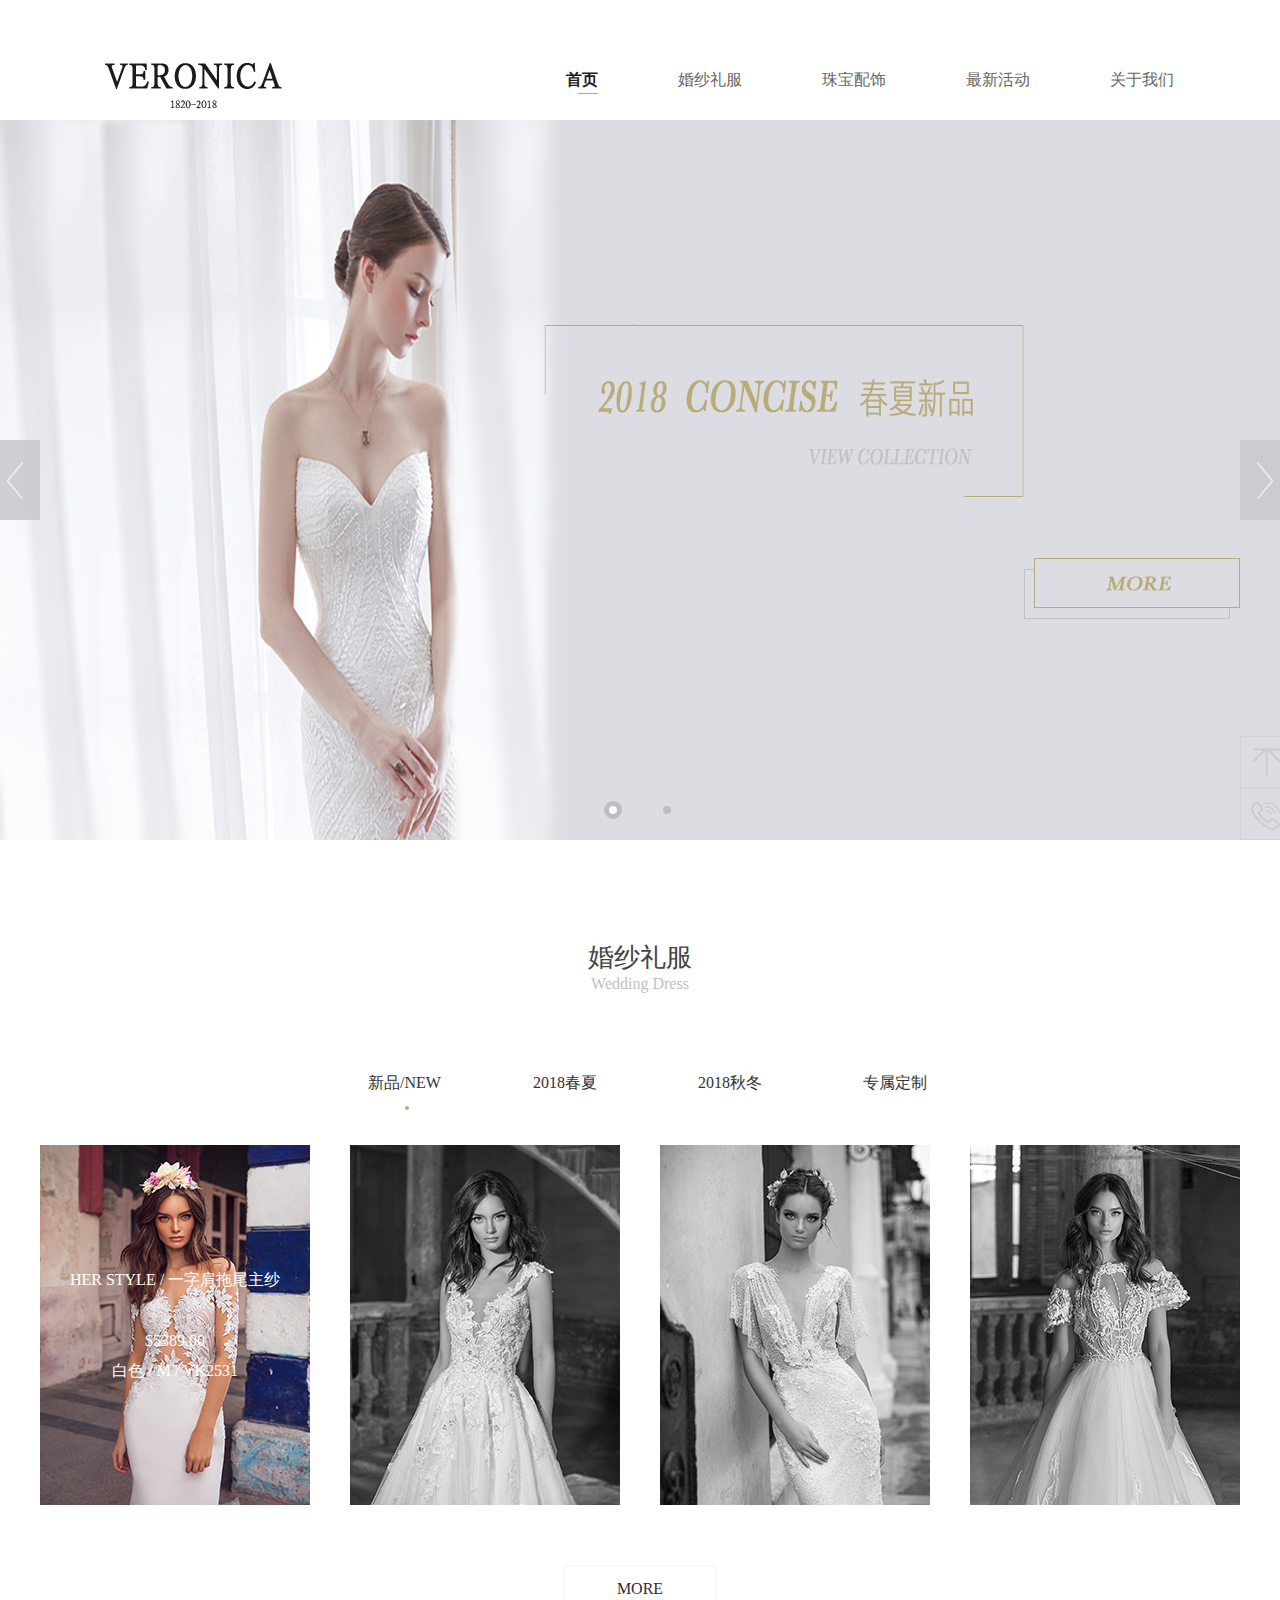
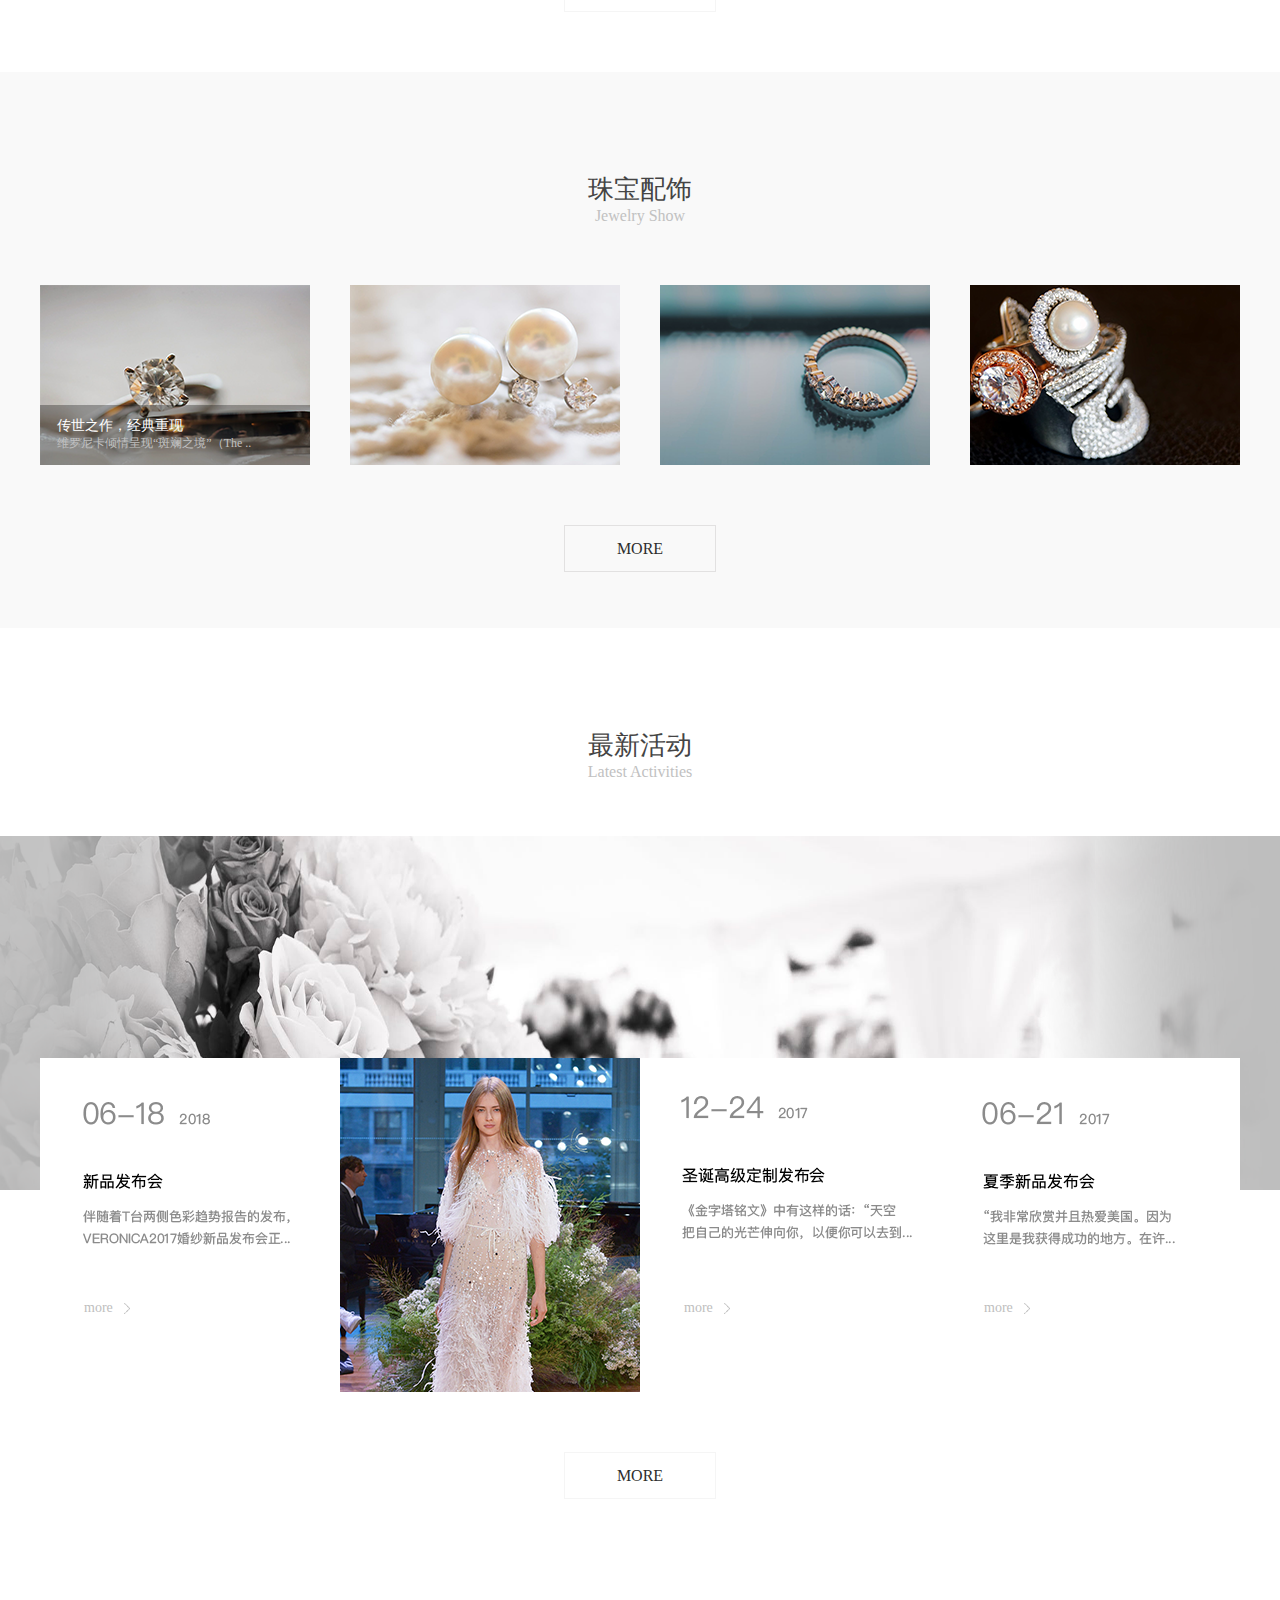
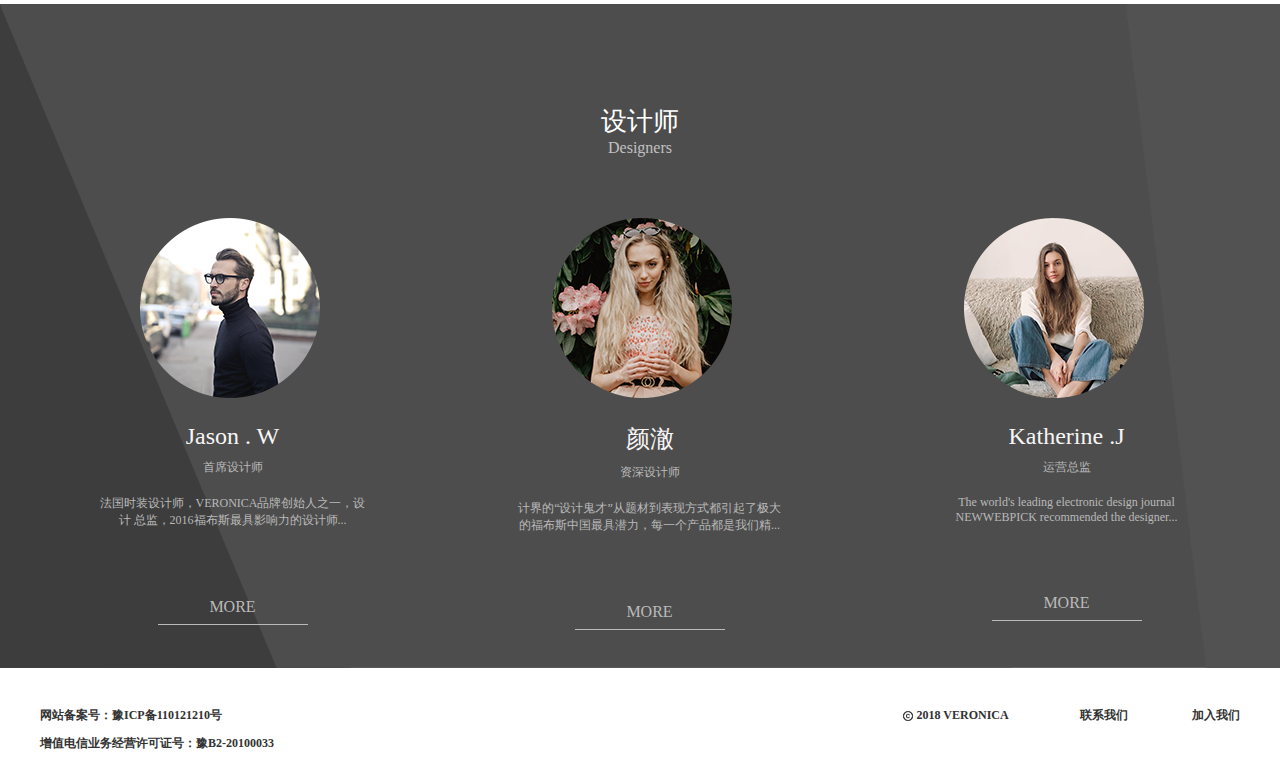
<file: index.html>
<!DOCTYPE html>
<html lang="en">
<head>
	<meta charset="UTF-8">
	<title>首页</title>
	<link rel="stylesheet" href="css/reset.css">
	<link rel="stylesheet" href="css/style.css">
</head>
<body>
	<div class="top">
		<div class="top-c">
			<div class="img">
				<div class="logo t"></div>
				<div class="logo b"></div>
			</div>
         <ul class="nav">
         	<li class="nav-item first">
         	    <a href="#">首页</a>
                 <span class="line line1"></span>
            </li>
         	<li class="nav-item">
         	    <a href="#">婚纱礼服</a>
         	    <span class="line line2"></span>
            </li>
         	<li class="nav-item">
         		<a href="#">珠宝配饰</a>
         		<span class="line"></span>
         	</li>
         	<li class="nav-item">
         		<a href="#">最新活动</a>
         		<span class="line"></span>
         	</li>
         	<li class="nav-item margin">
         		<a href="#">关于我们</a>
         		<span class="line"></span>
         	</li>
         </ul>							
		</div>
	</div>
	<div class="banner">
		<div class="banner-c">
             <a href="#" class="arr left"></a>
             <a href="#" class="arr right"></a>
             <!-- 左右选择 -->
             <a href="#" class="up up-img"></a>
             <a href="#" class="up tel-img"></a>
             <!-- more -->
             <a href="#" class="more-img"></a>
             <!-- 分页器 -->
             <ul class="dots">
             	<li class="dot-item active">
             		<a href="#" class="a"></a>
             	</li>
             	<li class="dot-item">
             		<a href="#" class="a"></a>
             	</li>
             </ul>
		</div>
	</div>
	<div class="mian">
		<div class="main wedding">
			<div class="wedding-c">
				<div class="heading">
					<p class="pix title1">婚纱礼服</p>
					<p class="pix title2">Wedding Dress</p>
				</div>
				<ul class="news">
					<li class="new-item active">
						<a href="#">新品/NEW</a>
						<span class="under"></span>
					</li>
					<li class="new-item">
						<a href="#">2018春夏</a>
						<span class="under"></span>
					</li>
					<li class="new-item">
						<a href="#">2018秋冬</a>
						<span class="under"></span>
					</li>
					<li class="new-item margin">
						<a href="#">专属定制</a>
						<span class="under"></span>
					</li>
				</ul>
               <div class="img">
               	<a href="#" class="im wedding1">
               	    <p class="p to">HER STYLE / 一字肩拖尾主纱</p>
               		<p class="p mid">$5389.00</p>
               		<p class="p under">白色 / M / VK2531</p>
               	</a>
                <a href="#" class="im wedding2"></a>
                <a href="#" class="im wedding3"></a>
                <a href="#" class="im wedding4"></a>
               </div>
               <div class="more">
               	<a href="#">MORE</a>
               </div>
			</div>
		</div>
		<div class="main jewelry">
			<div class="jewelry-c">
					<div class="heading">
					<p class="pix title1">珠宝配饰</p>
					<p class="pix title2 ">Jewelry Show</p>
				</div>
				 <div class="show img">
               	<a href="#" class="im jewel1">
                  <div class="p detil">
               	    <p class="p detil1">传世之作，经典重现</p>
               		<p class="p detil2">维罗尼卡倾情呈现“斑斓之境”（The ..</p>
                  </div>
               	</a>
                <a href="#" class="im jewel2"></a>
                <a href="#" class="im jewel3"></a>
                <a href="#" class="im jewel4"></a>
               </div>
               <div class="more color">
               	<a href="#">MORE</a>
               </div>
			</div>
		</div>
		<div class="main activities">
			<div class="activities-c">
				    <div class="heading">
					<p class="pix title1">最新活动</p>
					<p class="pix title2 ">Latest Activities</p>
				</div>
           <div class="act-img">
            <ul class="activities">
              <li class="act item1">
                <a href="#" class="act-more">more</a>
              </li>
              <li class="act item2"></li>
              <li class="act item3">
               <a href="#" class="act-more">more</a>
              </li>
              <li class="act item4">
                <a href="#" class="act-more">more</a>
              </li>
            </ul>
           </div>
           <div class="more color2">
            <a href="#">MORE</a>
            </div>
			</div>
		</div>
     <div class="main designer">
        <div class="designer-c">
           <div class="heading designer">
          <p class="pix title1">设计师</p>
          <p class="pix title2">Designers</p>
        </div>
        <div class="designers">
             <div class="des img1"></div>
             <div class="des img2"></div>
             <div class="des img3"></div>
             <div class="intro jason">
               <p class="name">Jason . W</p>
               <p class="job">首席设计师</p>
               <p class="info">法国时装设计师，VERONICA品牌创始人之一，设计
总监，2016福布斯最具影响力的设计师...</p>
                <div class="more-line">
                  <a href="#">
                    MORE
                  </a>
                </div>
             </div>

              <div class="intro yance">
               <p class="name">颜澈</p>
               <p class="job">资深设计师</p>
               <p class="info">计界的“设计鬼才”从题材到表现方式都引起了极大
的福布斯中国最具潜力，每一个产品都是我们精...</p>
                <div class="more-line">
                  <a href="#">
                    MORE
                  </a>
                </div>
             </div>

              <div class="intro kate">
               <p class="name">Katherine .J</p>
               <p class="job">运营总监</p>
               <p class="info">The world's leading electronic design journal 
NEWWEBPICK recommended the designer...</p>
                <div class="more-line">
                  <a href="#">
                    MORE
                  </a>
                </div>
             </div>
        </div>
        </div>
     </div>
	</div>
<div class="footer">
   <div class="footer-c">
          <p class="tips tip">网站备案号：豫ICP备110121210号</p>
          <p class="tips">增值电信业务经营许可证号：豫B2-20100033</p>
          <div class="link">
      <ul>
           <li class="link-item">
            <span class="mark"></span>2018 VERONICA
             
           </li>
           <li class="link-item contact">
                       <a href="#">联系我们</a>
          </li>
         <li class="link-item">
                       <a href="#">加入我们</a>
         </li>
    </ul>
    </div>
</div>

  </div>
</body>
</html>
</file>
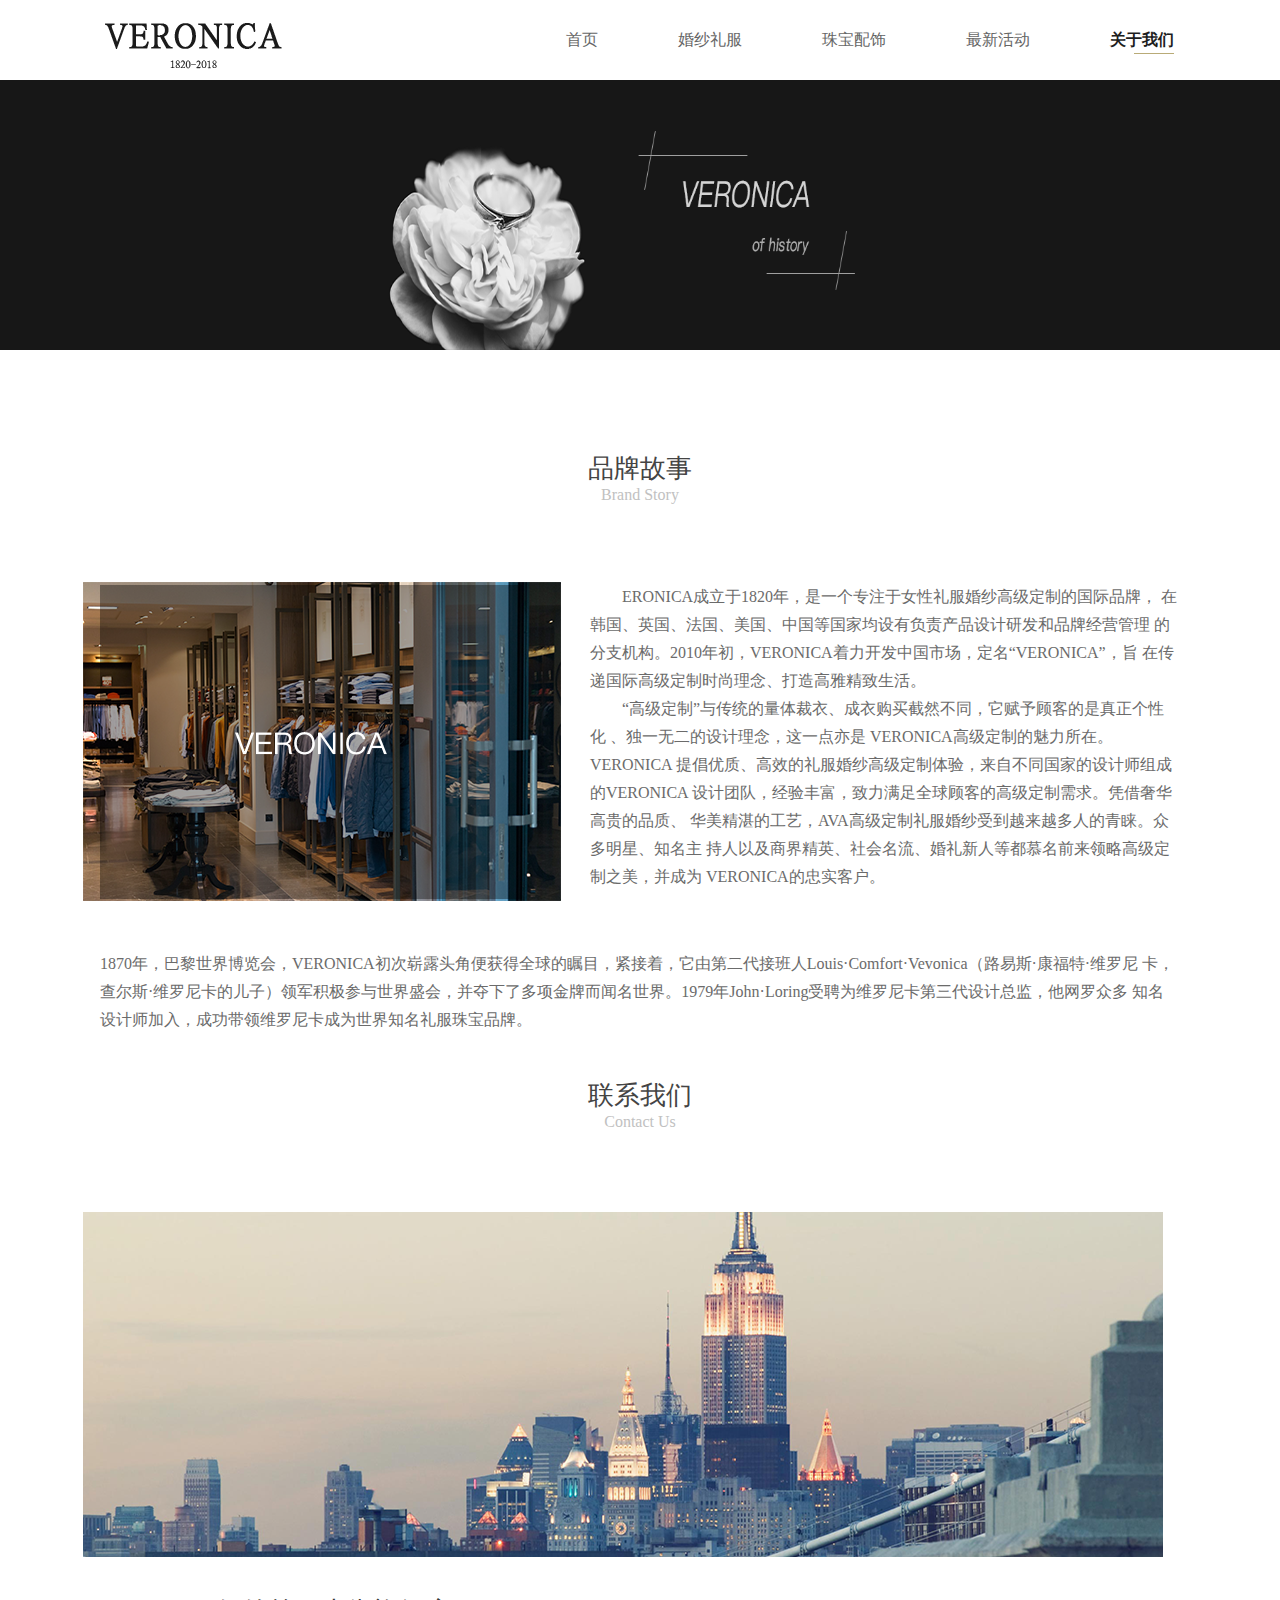
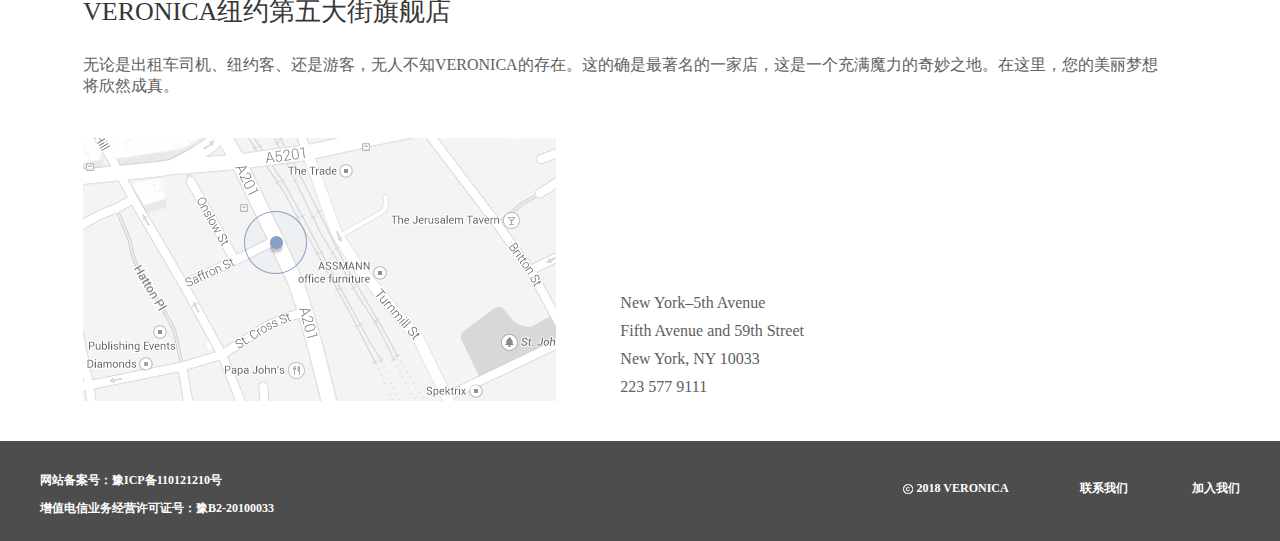
<file: web/about/index.html>
<!DOCTYPE html>
<html lang="en">
<head>
	<meta charset="UTF-8">
	<title>关于我们</title>
	<link rel="stylesheet" href="css/reset.css">
	<link rel="stylesheet" href="css/style.css">
</head>
<body>
	<div class="top">
		<div class="top-c">
			<div class="img">
				<div class="logo t"></div>
				<div class="logo b"></div>
			</div>
         <ul class="nav">
         	<li class="nav-item first">
         	    <a href="#">首页</a>
                 <span class="line line1"></span>
            </li>
         	<li class="nav-item">
         	    <a href="#">婚纱礼服</a>
         	    <span class="line"></span>
            </li>
         	<li class="nav-item">
         		<a href="#">珠宝配饰</a>
         		<span class="line"></span>
         	</li>
         	<li class="nav-item">
         		<a href="#">最新活动</a>
         		<span class="line"></span>
         	</li>
         	<li class="nav-item margin">
         		<a href="#">关于我们</a>
         		<span class="line line2"></span>
         	</li>
         </ul>							
		</div>
	</div>
	<!-- banner -->
	<div class="banner"></div>

	<!-- main -->
	<div class="main">
		<div class="main-c">
			<div class="about1">
				<div class="heading">
					<p class="pix title1">品牌故事</p>
					<p class="pix title2 ">Brand Story</p>
				</div>
					<div class="about1-png"></div>
					<div class="about1-text">
						<p class="content text">ERONICA成立于1820年，是一个专注于女性礼服婚纱高级定制的国际品牌，
在韩国、英国、法国、美国、中国等国家均设有负责产品设计研发和品牌经营管理
 的分支机构。2010年初，VERONICA着力开发中国市场，定名“VERONICA”，旨
在传递国际高级定制时尚理念、打造高雅精致生活。</p>
                        <p class="content text">“高级定制”与传统的量体裁衣、成衣购买截然不同，它赋予顾客的是真正个性化
、独一无二的设计理念，这一点亦是 VERONICA高级定制的魅力所在。VERONICA
提倡优质、高效的礼服婚纱高级定制体验，来自不同国家的设计师组成的VERONICA
设计团队，经验丰富，致力满足全球顾客的高级定制需求。凭借奢华高贵的品质、
华美精湛的工艺，AVA高级定制礼服婚纱受到越来越多人的青睐。众多明星、知名主
持人以及商界精英、社会名流、婚礼新人等都慕名前来领略高级定制之美，并成为 
VERONICA的忠实客户。
</p>
					</div>
				<p class="content bottom">1870年，巴黎世界博览会，VERONICA初次崭露头角便获得全球的瞩目，紧接着，它由第二代接班人Louis·Comfort·Vevonica（路易斯·康福特·维罗尼
卡，查尔斯·维罗尼卡的儿子）领军积极参与世界盛会，并夺下了多项金牌而闻名世界。1979年John·Loring受聘为维罗尼卡第三代设计总监，他网罗众多
知名设计师加入，成功带领维罗尼卡成为世界知名礼服珠宝品牌。</p>
			</div>
			<!-- about2 -->
			<div class="about2">
				<div class="heading">
					<p class="pix title1">联系我们</p>
					<p class="pix title2 ">Contact Us</p>
				</div>
                   <div class="about2-png"></div>
                   <p class="place">VERONICA纽约第五大街旗舰店</p>
                   <p class="place cell1">无论是出租车司机、纽约客、还是游客，无人不知VERONICA的存在。这的确是最著名的一家店，这是一个充满魔力的奇妙之地。在这里，您的美丽梦想将欣然成真。</p>
                   <div class="about2-png2">
                   	                   <div class="site">
                   	   <p>New York–5th Avenue</p>
                   	   <p>Fifth Avenue and 59th Street</p>
                   	   <p>New York, NY 10033</p>
                   	   <p>223 577 9111</p>
                   </div>
                   </div>

			</div><!-- about2 -->
		</div><!--  main-c -->
	</div>

<!-- footer -->
	<div class="footer">
      <div class="footer-c">
          <p class="tips tip">网站备案号：豫ICP备110121210号</p>
          <p class="tips">增值电信业务经营许可证号：豫B2-20100033</p>
          <div class="link">
      <ul>
           <li class="link-item">
            <span class="mark"></span>2018 VERONICA
             
           </li>
           <li class="link-item contact">
                       <a href="#">联系我们</a>
          </li>
         <li class="link-item">
                       <a href="#">加入我们</a>
         </li>
    </ul>
    </div>
</div>

  </div>
</body>
</html>
</file>
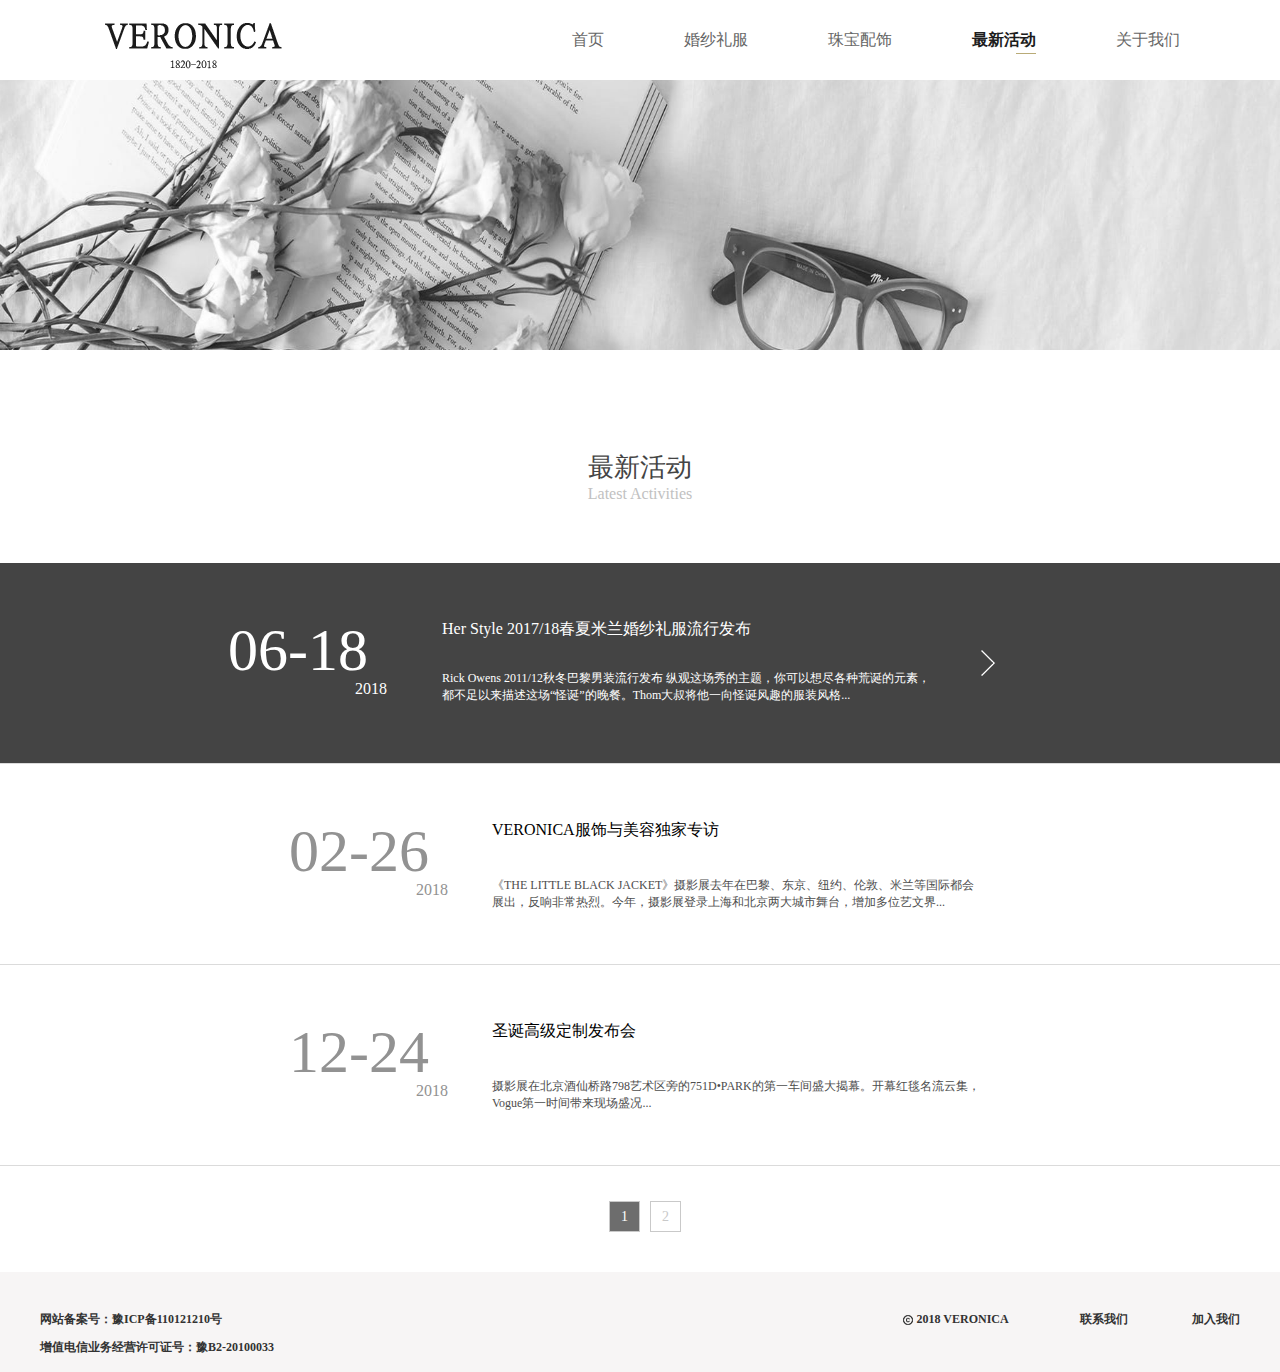
<file: web/activitly/index.html>
<!DOCTYPE html>
<html lang="en">
<head>
	<meta charset="UTF-8">
	<title>最新活动</title>
	<link rel="stylesheet" href="css/reset.css">
	<link rel="stylesheet" href="css/style.css">
</head>
<body>
      <div class="top">
		<div class="top-c">
			<div class="img">
				<div class="logo t"></div>
				<div class="logo b"></div>
			</div>
         <ul class="nav">
         	<li class="nav-item first">
         	    <a href="#">首页</a>
                 <span class="line line1"></span>
            </li>
         	<li class="nav-item">
         	    <a href="#">婚纱礼服</a>
         	    <span class="line"></span>
            </li>
         	<li class="nav-item">
         		<a href="#">珠宝配饰</a>
         		<span class="line"></span>
         	</li>
         	<li class="nav-item second">
         		<a href="#">最新活动</a>
         		<span class="line line2"></span>
         	</li>
         	<li class="nav-item margin">
         		<a href="#">关于我们</a>
         		<span class="line"></span>
         	</li>
         </ul>							
		</div>
	</div>
	<!-- banner -->
	<div class="banner"></div>
   <!-- main-->
<div class="main">
    <div class="heading designer">
        <p class="pix title1">最新活动</p>
        <p class="pix title2">Latest Activities</p>
    </div>
        <div class="main1">
            <div class="main-c">
         	    <div class="dress">
         		    <p class="time">06-18</p>
         		    <p class="time1">2018</p>
         	    </div>
         	    <div class="text pos">
         		     <p class="her">Her Style 2017/18春夏米兰婚纱礼服流行发布</p>
         		     <p class="rick">Rick Owens 2011/12秋冬巴黎男装流行发布 纵观这场秀的主题，你可以想尽各种荒诞的元素，
都不足以来描述这场“怪诞”的晚餐。Thom大叔将他一向怪诞风趣的服装风格...</p>
                </div>
                       <a href="#" class="arr"></a>
             </div>
        </div><!--  main1 -->
        <span class="border"></span>
         <div class="main1 main2">
            <div class="main-c">
         	    <div class="dress margin">
         		    <p class="time color">02-26</p>
         		    <p class="time1 color">2018</p>
         	    </div>
         	    <div class="text margin">
         		     <p class="her color">VERONICA服饰与美容独家专访</p>
         		     <p class="rick color">《THE LITTLE BLACK JACKET》摄影展去年在巴黎、东京、纽约、伦敦、米兰等国际都会
展出，反响非常热烈。今年，摄影展登录上海和北京两大城市舞台，增加多位艺文界...</p>
                </div>
             </div>
        </div>  <!-- main1 main2 -->
                <span class="border"></span>
         <div class="main1 main2">
            <div class="main-c">
         	    <div class="dress margin">
         		    <p class="time color">12-24</p>
         		    <p class="time1 color">2018</p>
         	    </div>
         	    <div class="text margin">
         		     <p class="her color">圣诞高级定制发布会</p>
         		     <p class="rick color">摄影展在北京酒仙桥路798艺术区旁的751D•PARK的第一车间盛大揭幕。开幕红毯名流云集，
Vogue第一时间带来现场盛况...</p>
                </div>
             </div>
        </div>
        <span class="border"></span>
        <div class="device">
        <a href="#" class="pager pager1">1</a>
        <a href="#" class="pager pager2">2</a>
        </div>
</div> <!-- main -->

<!-- footer -->
<div class="footer">
   <div class="footer-c">
          <p class="tips tip">网站备案号：豫ICP备110121210号</p>
          <p class="tips">增值电信业务经营许可证号：豫B2-20100033</p>
          <div class="link">
      <ul>
           <li class="link-item">
            <span class="mark"></span>2018 VERONICA
             
           </li>
           <li class="link-item contact">
                       <a href="#">联系我们</a>
          </li>
         <li class="link-item">
                       <a href="#">加入我们</a>
         </li>
    </ul>
    </div>
</div>

  </div>
</body>
</html>
</file>
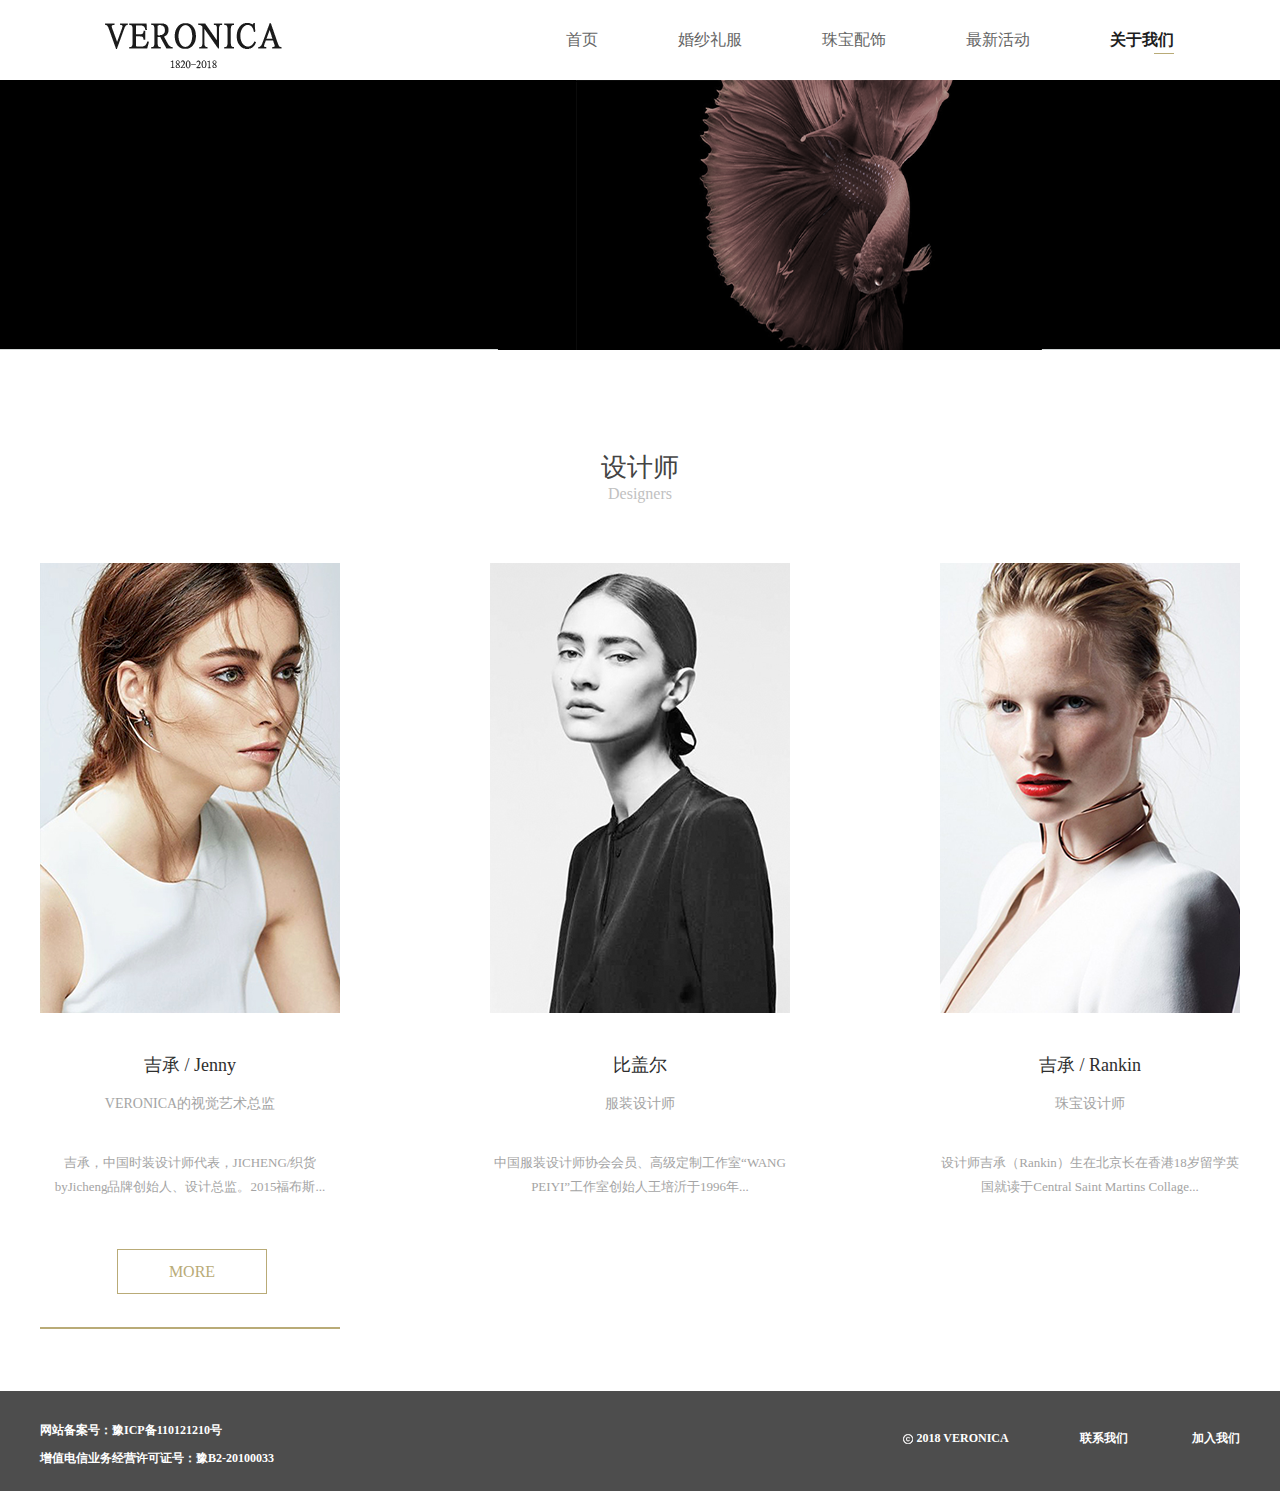
<file: web/designer/index.html>
<!DOCTYPE html>
<html lang="en">
<head>
	<meta charset="UTF-8">
	<title>设计师</title>
	<link rel="stylesheet" href="css/reset.css">
	<link rel="stylesheet" href="css/style.css">
</head>
<body>
    <div class="top">
		<div class="top-c">
			<div class="img">
				<div class="logo t"></div>
				<div class="logo b"></div>
			</div>
         <ul class="nav">
         	<li class="nav-item first">
         	    <a href="#">首页</a>
                 <span class="line line1"></span>
            </li>
         	<li class="nav-item">
         	    <a href="#">婚纱礼服</a>
         	    <span class="line"></span>
            </li>
         	<li class="nav-item">
         		<a href="#">珠宝配饰</a>
         		<span class="line"></span>
         	</li>
         	<li class="nav-item">
         		<a href="#">最新活动</a>
         		<span class="line"></span>
         	</li>
         	<li class="nav-item margin">
         		<a href="#">关于我们</a>
         		<span class="line  line2"></span>
         	</li>
         </ul>							
		</div>
	</div>
<!-- banner -->
	<div class="banner"></div>
   <!-- main-->
   <div class="main">
      <div class="main-c">
           <div class="heading designer">
               <p class="pix title1">设计师</p>
               <p class="pix title2">Designers</p>
           </div>
           <div class="des des1"></div>
           <div class="des des2"></div>
           <div class="des des3"></div>
              <div class="intro jenny">
               <p class="name">吉承 / Jenny</p>
               <p class="job">VERONICA的视觉艺术总监</p>
               <a href="#" class="info">吉承，中国时装设计师代表，JICHENG/织货byJicheng品牌创始人、设计总监。2015福布斯...
               </a>
             <a href="#" class="order">MORE</a>
             <span class="more-line"></span>
             </div>
              <div class="intro bger">
               <p class="name">比盖尔</p>
               <p class="job">服装设计师</p>
               <a href="#" class="info">中国服装设计师协会会员、高级定制工作室“WANG PEIYI”工作室创始人王培沂于1996年...</a>
             </div>
              <div class="intro rankin">
               <p class="name">吉承 / Rankin</p>
               <p class="job">珠宝设计师</p>
               <a href="#" class="info ">设计师吉承（Rankin）生在北京长在香港18岁留学英国就读于Central Saint Martins Collage...</a>
             </div>
      </div>  <!--  main-c -->
   </div>  <!--  main -->
         <!-- footer -->
   <div class="footer">
   <div class="footer-c">
          <p class="tips tip">网站备案号：豫ICP备110121210号</p>
          <p class="tips">增值电信业务经营许可证号：豫B2-20100033</p>
          <div class="link">
      <ul>
           <li class="link-item">
            <span class="mark"></span>2018 VERONICA
             
           </li>
           <li class="link-item contact">
                       <a href="#">联系我们</a>
          </li>
         <li class="link-item">
                       <a href="#">加入我们</a>
         </li>
    </ul>
    </div>
</div>
</body>
</html>
</file>
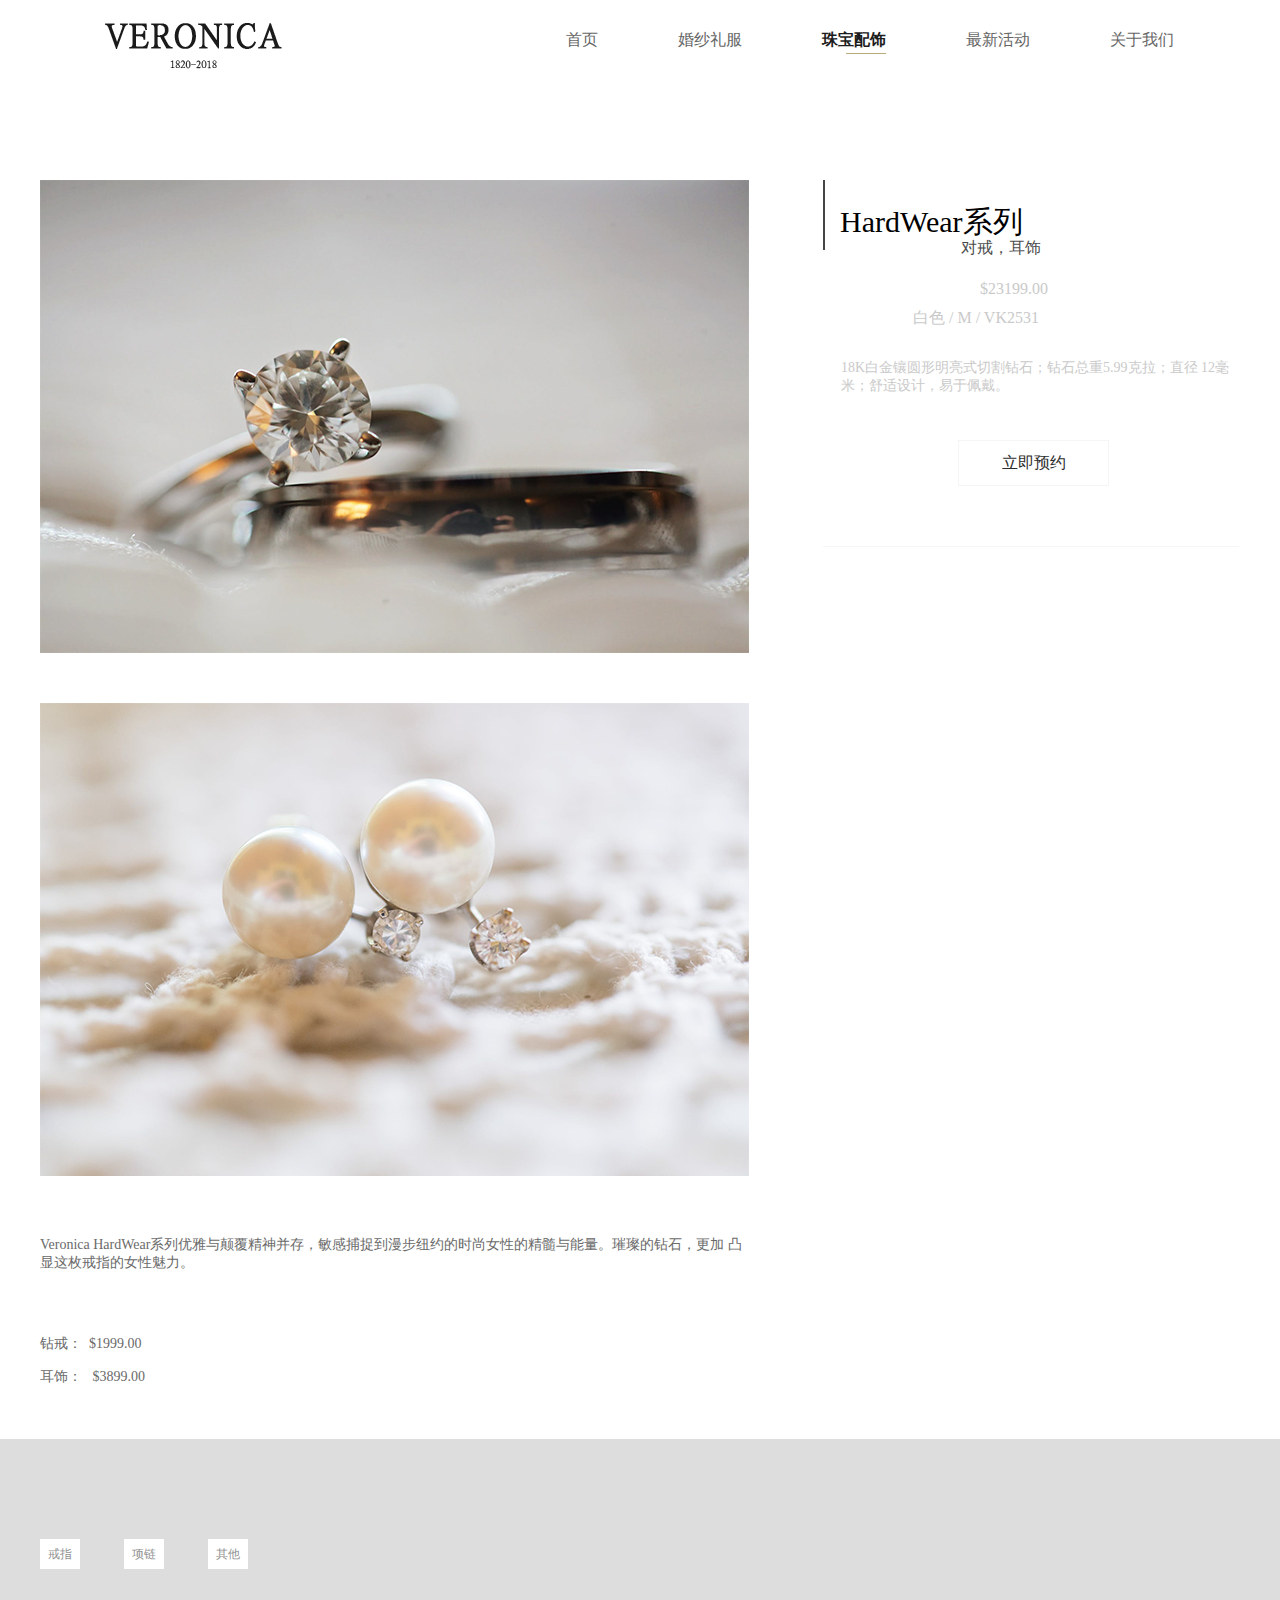
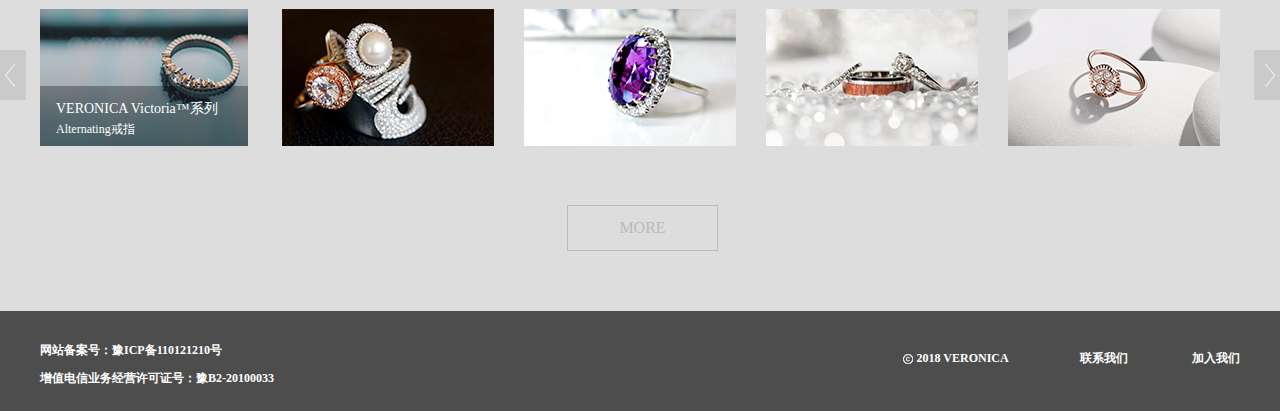
<file: web/jewel/index.html>
<!DOCTYPE html>
<html lang="en">
<head>
	<meta charset="UTF-8">
	<title>珠宝首饰</title>
	<link rel="stylesheet" href="css/reset.css">
	<link rel="stylesheet" href="css/style.css">
</head>
<body>
	 <div class="top">
		<div class="top-c">
			<div class="img">
				<div class="logo t"></div>
				<div class="logo b"></div>
			</div>
         <ul class="nav">
         	<li class="nav-item first">
         	    <a href="#">首页</a>
                 <span class="line line1"></span>
            </li>
         	<li class="nav-item">
         	    <a href="#">婚纱礼服</a>
         	    <span class="line"></span>
            </li>
         	<li class="nav-item second">
         		<a href="#">珠宝配饰</a>
         		<span class="line line2"></span>
         	</li>
         	<li class="nav-item">
         		<a href="#">最新活动</a>
         		<span class="line"></span>
         	</li>
         	<li class="nav-item margin">
         		<a href="#">关于我们</a>
         		<span class="line"></span>
         	</li>
         </ul>							
		</div>
	</div>
	<!-- main -->
		<div class="main">
      <div class="main-c">
         <div class="jewel img1"></div> 
         <div class="descrb"> 
         <span class="wire"></span> 
            <span class="title">HardWear系列</span>
            <p class="style">对戒，耳饰</p>
            <p class="cost">$23199.00</p>
            <p class="color">白色 / M / VK2531</p>
            <p class="text">18K白金镶圆形明亮式切割钻石；钻石总重5.99克拉；直径
12毫米；舒适设计，易于佩戴。</p>
             <a href="#" class="order">立即预约</a>
         </div>
         <div class="jewel img2"></div>
         <div class="make">
            <p>Veronica HardWear系列优雅与颠覆精神并存，敏感捕捉到漫步纽约的时尚女性的精髓与能量。璀璨的钻石，更加
凸显这枚戒指的女性魅力。</p>
            <p class="size">钻戒： &nbsp;$1999.00</p>
            <p>耳饰： &nbsp; $3899.00</p>
         </div>
      </div>		
	</div>	
<!-- banner		 -->
   <div class="banner">
      <div class="banner-c">
            <div class="tips">
               <a href="#" class="tip tip1">戒指</a>
               <a href="#" class="tip tip2">项链</a>
               <a href="#" class="tip tip3">其他</a>
            </div>
          <div class="box">
            <a href=" #">
              <div class="pic png1">
               <div class="p detil">
                  <p class="p detil1">VERONICA  Victoria™系列</p>
                  <p class="p detil2">Alternating戒指</p>
                  </div>
            </div>
            </a>        
            <div class="pic png2"></div>
            <div class="pic png3"></div>
            <div class="pic png4"></div>
            <div class="pic png5"></div>
          </div>
          <div class="arrow">
          <a href="#" class="arr left"></a>
          <a href="#" class="arr right"></a>
          </div>
            <a href="#" class="order under">MORE</a>
      </div>
   </div>
	   <!-- footer -->
   <div class="footer">
   <div class="footer-c">
          <p class="tips tip">网站备案号：豫ICP备110121210号</p>
          <p class="tips">增值电信业务经营许可证号：豫B2-20100033</p>
          <div class="link">
      <ul>
           <li class="link-item">
            <span class="mark"></span>2018 VERONICA
             
           </li>
           <li class="link-item contact">
                       <a href="#">联系我们</a>
          </li>
         <li class="link-item">
                       <a href="#">加入我们</a>
         </li>
    </ul>
    </div>
</div>
</body>
</html>
</file>
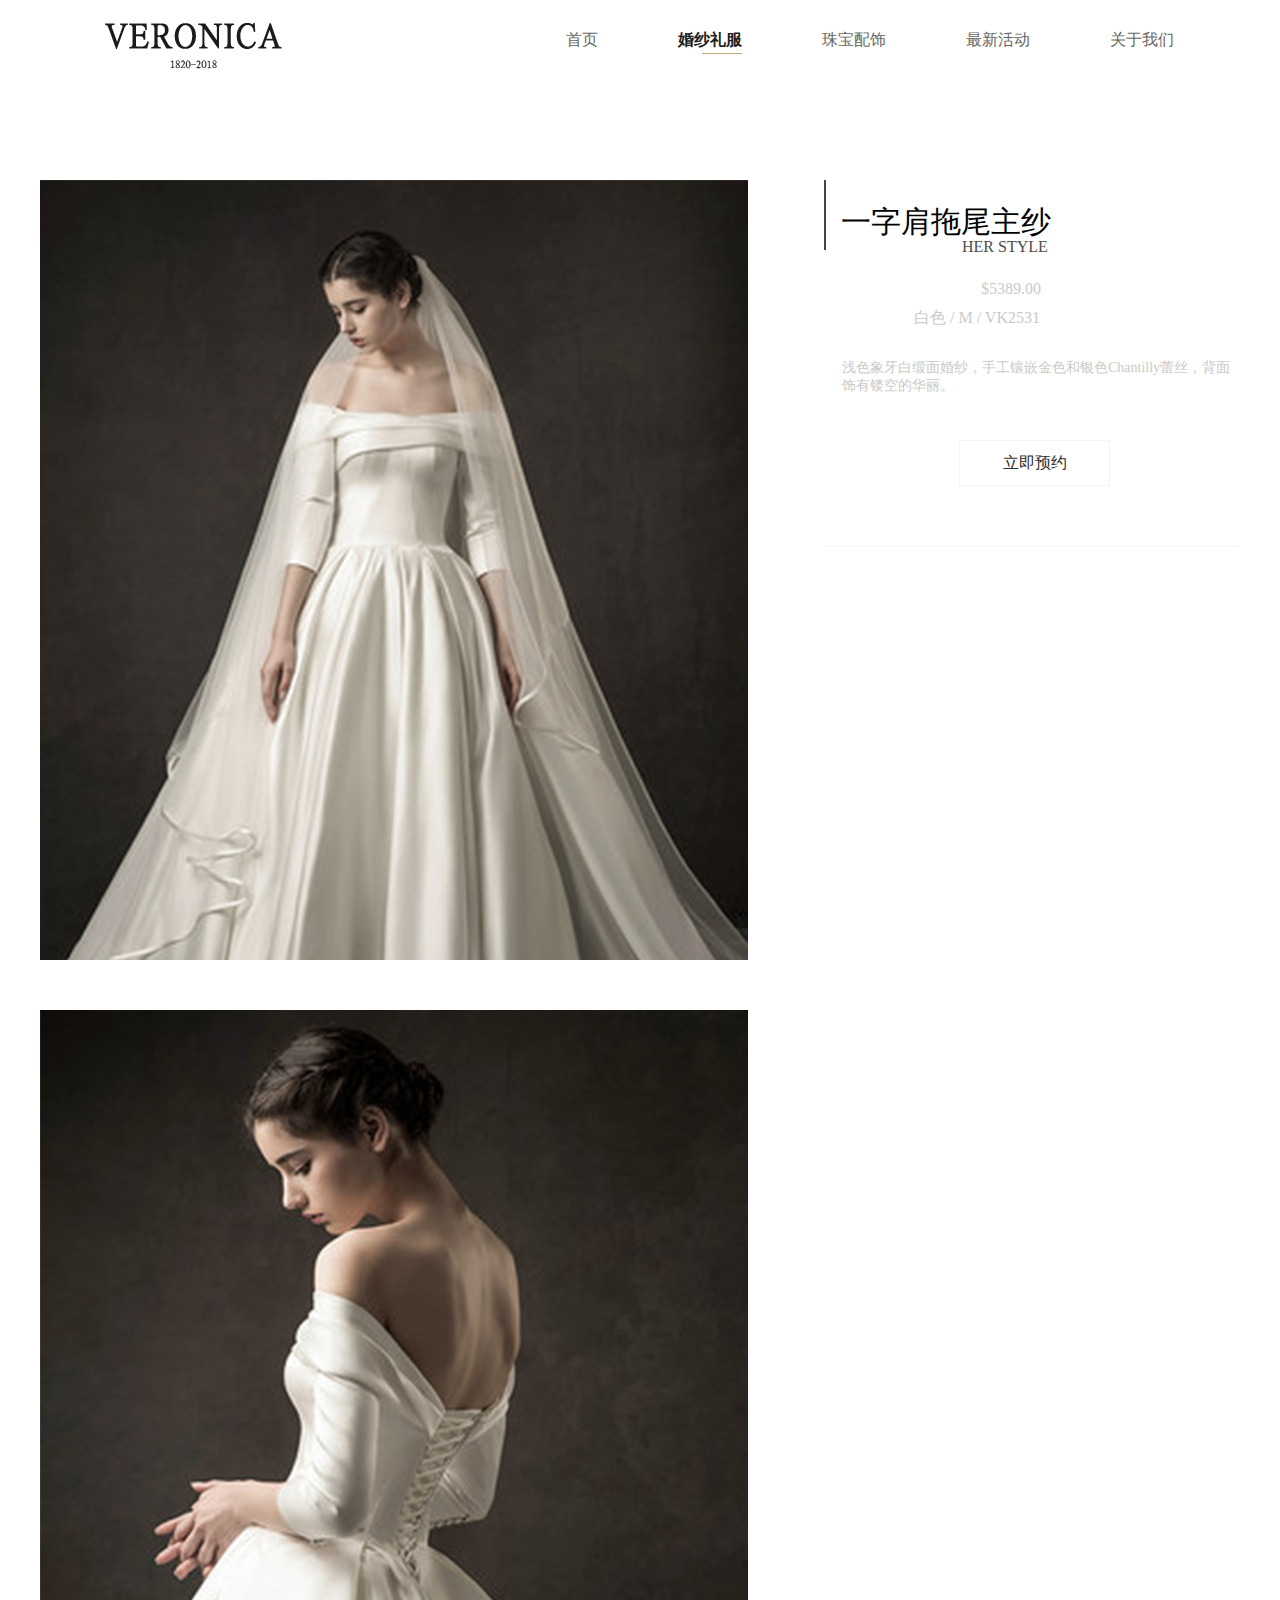
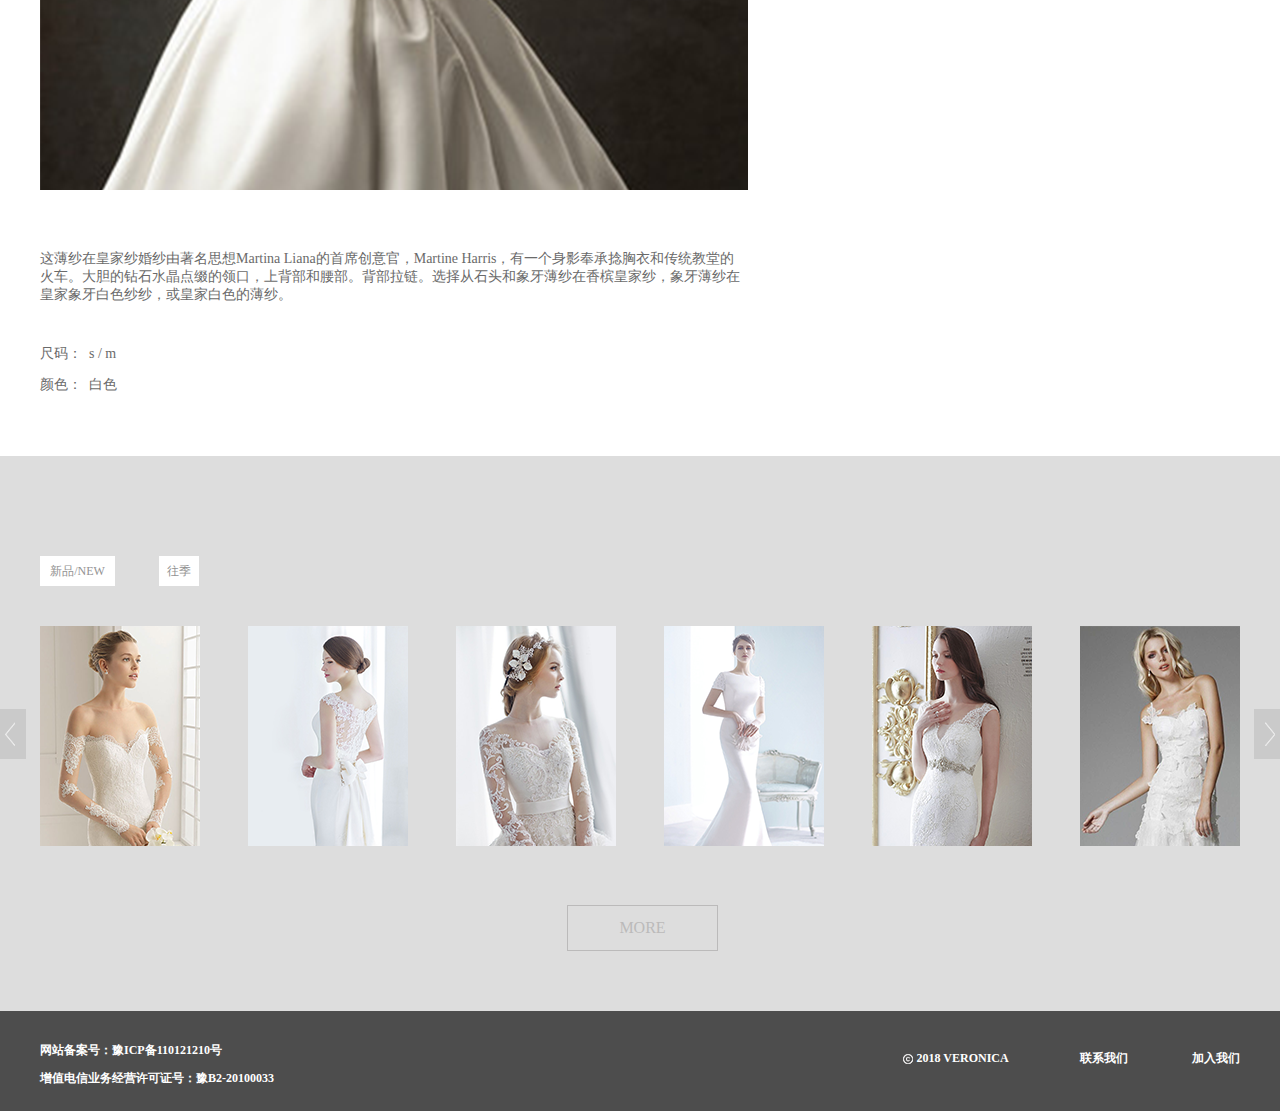
<file: web/wedding/index.html>
<!DOCTYPE html>
<html lang="en">
<head>
	<meta charset="UTF-8">
	<title>设计师</title>
	<link rel="stylesheet" href="css/reset.css">
	<link rel="stylesheet" href="css/style.css">
</head>
<body>
    <div class="top">
		<div class="top-c">
			<div class="img">
				<div class="logo t"></div>
				<div class="logo b"></div>
			</div>
         <ul class="nav">
         	<li class="nav-item first">
         	    <a href="#">首页</a>
                 <span class="line line1"></span>
            </li>
         	<li class="nav-item second">
         	    <a href="#">婚纱礼服</a>
         	    <span class="line line2"></span>
            </li>
         	<li class="nav-item">
         		<a href="#">珠宝配饰</a>
         		<span class="line"></span>
         	</li>
         	<li class="nav-item">
         		<a href="#">最新活动</a>
         		<span class="line"></span>
         	</li>
         	<li class="nav-item margin">
         		<a href="#">关于我们</a>
         		<span class="line"></span>
         	</li>
         </ul>							
		</div>
	</div>
<!-- main -->
	<div class="main">
      <div class="main-c">
         <div class="wedding img1"></div> 
         <div class="descrb"> 
         <span class="wire"></span> 
            <span class="title"> 一字肩拖尾主纱</span>
            <p class="style">HER STYLE</p>
            <p class="cost">$5389.00</p>
            <p class="color">白色 / M / VK2531</p>
            <p class="text">浅色象牙白缎面婚纱，手工镶嵌金色和银色Chantilly蕾丝，背面
饰有镂空的华丽。</p>
             <a href="#" class="order">立即预约</a>
         </div>
         <div class="wedding img2"></div>
         <div class="make">
            <p>这薄纱在皇家纱婚纱由著名思想Martina Liana的首席创意官，Martine Harris，有一个身影奉承捻胸衣和传统教堂的
火车。大胆的钻石水晶点缀的领口，上背部和腰部。背部拉链。选择从石头和象牙薄纱在香槟皇家纱，象牙薄纱在皇家象牙白色纱纱，或皇家白色的薄纱。</p>
            <p class="size">尺码： &nbsp;s / m</p>
            <p>颜色： &nbsp;白色</p>
         </div>
      </div>		
	</div>	
   <!-- banner		 -->
   <div class="banner">
      <div class="banner-c">
            <div class="tips">
               <a href="#" class="tip tip1">新品/NEW</a>
               <a href="#" class="tip tip2">往季</a>
            </div>
          <div class="box">
            <div class="pic png1"></div>
            <div class="pic png2"></div>
            <div class="pic png3"></div>
            <div class="pic png4"></div>
            <div class="pic png5"></div>
            <div class="pic png6"></div>
          </div>
          <div class="arrow">
          <a href="#" class="arr left"></a>
          <a href="#" class="arr right"></a>
          </div>
            <a href="#" class="order under">MORE</a>
      </div>
   </div>
   <!-- footer -->
   <div class="footer">
   <div class="footer-c">
          <p class="tips tip">网站备案号：豫ICP备110121210号</p>
          <p class="tips">增值电信业务经营许可证号：豫B2-20100033</p>
          <div class="link">
      <ul>
           <li class="link-item">
            <span class="mark"></span>2018 VERONICA
             
           </li>
           <li class="link-item contact">
                       <a href="#">联系我们</a>
          </li>
         <li class="link-item">
                       <a href="#">加入我们</a>
         </li>
    </ul>
    </div>
</div>
</body>
</html>
</file>
<file: css/style.css>
.top-c,
.banner-c,
.wedding-c,
.jewelry-c,
.activities-c,
.designer-c,
.footer-c
{
	margin: 0 auto;
	width: 1200px;
	height: 100%;
}
.top{
	width: 100%;
	height: 80px;
	background-color: #fff;
}
.top-c{
	position: relative;
}
.top-c .img{
    width: 306px;
    height: 80px;
}
.top-c .img .logo{
	float: left;
	width: 100%;
}
.top-c .img .logo.t{	
	margin-top: 23px;	
	height: 26px;
	background: url(../img/logo1.png) no-repeat center;
}
.top-c .img .logo.b{
	margin-top: 2px;	
	height: 26px;
	background: url(../img/logo2.png) no-repeat center;
}
/*导航*/
.nav{
	position: absolute;
	right: 0;
	top: 0;
	width: 734px;
	height: 80px;
}
.nav .nav-item a{
	display: block; 
    width: 100%;
    height: 100%;
    color: #666;
}
.nav .nav-item{
	position: relative;
	float: left;	
	line-height: 80px;
    text-align: center;
	font-size: 16px;
	height: 80px;
	width: 64px;
	margin-right: 80px;
}
.nav .nav-item.margin{
	margin-right: 60px;
}
.nav .nav-item.first{
	margin-left: 60px;
	width: 32px;
}
.nav .nav-item.first a{
	font-weight: bolder;
	color: #1d1d1d;
}
.nav-item .line{
	display: none;
	position: absolute;
	bottom: 26px;
	right: 0px;
	width: 40px;
	height: 1px;
	background-color: #B9AB77;
}
.nav-item .line.line1{
	right: 0px;
	display: block;
	width: 20px;
}
.nav-item:hover .line{
	display: block;
}
.nav-item:hover a{
	display: block;
	color: #1d1d1d;
	font-weight: bolder;
}

/*banner*/
.banner{
    height: 720px;
    background: url(../img/banner.png) no-repeat center;
    background-size: 100% 100%;
}
.banner-c{
	position: relative;
}
.arr{
	display: block;
	width: 50px;
	height: 80px;
}
.arr.left{
	position: absolute;
    top: 50%;
    left: -50px;
    margin-top: -40px;
	background: rgba(201,202,206,.9) url(../img/left.png) no-repeat center;
}
.arr.right{
	position: absolute;
    top: 50%;
    left: auto;
    right: -50px;
    margin-top: -40px;
	background: rgba(201,202,206,.9)url(../img/right.png) no-repeat center;
}
.banner-c .more-img{
	position: absolute;
	bottom: 221px;
	right: 0;
	width: 216px;
	height: 61px;
	background: url(../img/more.png) no-repeat center;
}
.banner-c .up{
	position: absolute;
	width: 52px;
	height: 52px;
}
.banner-c .up.up-img{
    bottom: 52px;
    right: -52px;
	background: url(../img/top.png) no-repeat right;
}
.banner-c .up.tel-img{
    bottom: 0;
    right: -52px;
	background: url(../img/tel.png) no-repeat right;
}
/*分页器*/
.a{  
	width: 100%;
	height: 100%;
	display: block;
}
.dots{
    position: absolute;
    left: 50%;
    bottom: 21px;
    transform: translateX(-50%);
}
.dots .dot-item{
	float: left;
	width: 8px;
	height: 8px;
	margin: 0 18px;
	border: 5px solid transparent;  /*(transparent 边框透明)*/
	border-radius: 50%;
	background-color: #BEBEC2;
	/* 背景色只在内容区域生效 */
	background-clip: content-box;
}
.dots .dot-item:hover{
	border-color: #BEBEC2;
	background-color: #fff;
}
.dots .dot-item.active{
   	border-color: #BEBEC2;
	background-color: #fff;
}
/*主体*/
.wedding-c{
	margin-top: 100px;
}
.heading{
	margin-top: 100px;
}
.pix{
	text-align: center;
}
.pix.title1{
	color: #444;
	font-size: 26px;
}
.pix.title2{
	color: #c1c1c1;
	font-size: 16px;
}
.news{
	width: 572px;
	height: 32px;
	margin-left: 328px;
    margin-top: 80px;
}
.news .new-item{
	float: left;
	width: 77px;
    margin-right: 88px;
}
.news .new-item a{
	color: #333;
}
.news .new-item.margin{
	margin-right: 0;
}
.news .under{
	display: none;
    margin: 0 auto;
    margin-top: 12px;
    width: 4px;
    height: 4px;
    border-radius: 50%;
    background-color: #B9AB77;
}
.news .new-item:hover .under{
    display: block;
    color: #B9AB77;
}
.news .new-item.active .under{
	display: block;
	color: #B9AB77;
}
.img{
	height: 360px;
	margin-top: 40px;
}
.img .im{
	float: left;
	display: block;
	width: 270px;
	height: 100%;
	margin-right: 40px;
}
.img .im.wedding1{
	background: url(../img/wedding1.png) no-repeat;
}
.img .im.wedding2{
	background: url(../img/wedding2.png) no-repeat;
}
.img .im.wedding3{
	background: url(../img/wedding3.png) no-repeat;
}
.img .im.wedding4{
	margin-right: 0;
	background: url(../img/wedding4.png) no-repeat;
}
.im.wedding1 .p{
    text-align: center;
    color: #fff;
}
.img .im.wedding1 .p.to{
	margin-top: 125px;
}
.img .im.wedding1 .p.mid{
	margin-top: 41px;
}	
.img .im.wedding1 .p.under{
	margin-top: 11px;
}
.more{
	margin: 0 auto;
	margin-top: 60px;
	margin-bottom: 60px;
	width: 150px;
	height: 45px;
	text-align: center;
	line-height: 45px;
	color: #2d2d2d;
	border: 1px solid #F5F5F5;
}
.more a{
	color: #2d2d2d;

}
/*珠宝*/
.main.jewelry{
	height: 556px;
	background-color: #F9F9F9;
}
.jewelry-c{
	overflow: hidden;
}
.jewelry-c .show.img{
	margin-top: 60px;
	height: 180px;
	width: 100%;
}
.show.img .im{
	float: left;
	display: block;
	width: 270px;
	height: 180px;
}
.show.img .im.jewel1{
	background: url(../img/jewel1.png) no-repeat;
}
.show.img .im.jewel2{
	background: url(../img/jewel2.png) no-repeat;
}
.show.img .im.jewel3{
	background: url(../img/jewel3.png) no-repeat;
}
.show.img .im.jewel4{
	margin-right: 0;
	background: url(../img/jewel4.png) no-repeat;
}
.more.color{
	margin-top: 60px;
	border-color: #E2E1E1;
}
.im.jewel1 .p.detil{
    margin-top: 120px;
	height: 60px;
	text-indent: 17px;
	background-color: rgb(0,0,0,.3);
}
.p.detil1{
	color: #fff;
	padding-top:12px;
	font-size: 14px;
}
.p.detil2{
	padding-bottom: 13px;
	font-size: 12px;
    color: #c1c1c1;
}
/*活动*/
.main.activities{
	height: 876px;
	background: url(../img/act.png) no-repeat 0 108px;
	background-size: 100% 354px;
}
.act-img{
	margin-top: 277px;
	width: 100%;
	height: 334px;
}
.activities .act{
	position: relative;
	float: left;
	width: 300px;
	height: 334px;
}
.activities .act.item1{
    background: url(../img/act1.png) no-repeat;
}
.activities .act.item2{
    background: url(../img/act2.png) no-repeat;
}
.activities .act.item3{
    background: url(../img/act3.png) no-repeat;
}
.activities .act.item4{
    background: url(../img/act4.png) no-repeat;
}
.more.color2{
	border-color: #F5F5F5;
}
.act-more{
	position: absolute;
	color: #bebebe;
	top: 243px;
	left: 44px;
	width: 46px;
	height: 14px;
	font-size: 14px;
	line-height: 14px;
	background: url(../img/act.right.png) no-repeat right center;
}
/*设计师*/
.main.designer{
	overflow: hidden;
	height: 664px;
	background: url(../img/designer.png) no-repeat;
	background-size: 100% 100%;
}
.heading.designer .pix.title1{
	color: #fff;
}
.designers{
	margin-top: 61px;
	height: 453px;
	width: 100%;
}
.designers .des{
    float: left;
    width: 180px;
    height: 180px;
}
.designers .des.img1{
	margin-left: 100px;
	background: url(../img/des1.png) no-repeat;
}
.designers .des.img2{
     margin-left: 232px;
     margin-right: 232px;
	background: url(../img/des2.png) no-repeat;
}
.designers .des.img3{
	margin-right: 96px;
	background: url(../img/des3.png) no-repeat;
}
.intro{
	float: left;
	width: 277px;
	height: 248px;
	text-align: center;
}
.intro .name{
    font-size: 24px;
    color: #f7f5f5;
    text-align: center;
}
.intro .job{
	padding-top: 9px;
	padding-bottom: 19px;
	font-size: 12px;
	color: #b9b9b9;
}
.intro .info{
	font-size: 12px;
	color: #b9b9b9;
}
.more-line{
	margin: 0 auto;
	margin-top: 69px;
	width: 150px;
	height: 26px;
	border-bottom: 1px solid #BBBABA;
}
.more-line a{
	color: #BBBABA;
	display: block;
}
.intro.jason{
    margin-left: 54px;
    margin-top: 25px;
}
.intro.yance{
	margin-top: 25px;
	margin-right: 140px;
	margin-left: 140px;
}
.intro.kate{
	margin-top: 25px;
}
/*底部*/
.footer{
	height: 100px;
	background-color: #fff;
}
.footer-c{
	position: relative;
	background-color:#fff;
}
.footer-c .tips{
	font-weight: bolder;
    font-size: 12px;
    color: #323232;
}
.footer-c .tips.tip{
   padding: 39px 0 11px 0;
}
.link{
	position: absolute;
	color: #323232;
	font-size: 12px;
    right: 0;
    bottom: 44px;
}
.link .link-item{
	font-weight: bolder;
	display: inline;
}
.link .link-item.contact{
	margin: 0 61px 0 69px;
}
.link-item .mark{
	position: absolute;
	top: 4px;
	left: -14px;
	width: 10px;
	height: 10px;
	background: url(../img/footer.png) no-repeat center;
}
.link .link-item a{
	font-weight: bolder;
	color: #323232;
}
</file>
<file: web/about/css/style.css>
.top-c,
.main-c,
.footer-c
{
	margin: 0 auto;
	width: 1200px;
	height: 100%;
}
.top{
	width: 100%;
	height: 80px;
	background-color: #fff;
}
.top-c{
	position: relative;
}
.top-c .img{
    width: 306px;
    height: 80px;
}
.top-c .img .logo{
	float: left;
	width: 100%;
}
.top-c .img .logo.t{	
	margin-top: 23px;	
	height: 26px;
	background: url(../img/logo1.png) no-repeat center;
}
.top-c .img .logo.b{
	margin-top: 2px;	
	height: 26px;
	background: url(../img/logo2.png) no-repeat center;
}
/*导航*/
.nav{
	position: absolute;
	right: 0;
	top: 0;
	width: 734px;
	height: 80px;
}
.nav .nav-item a{
	display: block; 
    width: 100%;
    height: 100%;
    color: #666;
}
.nav .nav-item{
	position: relative;
	float: left;	
	line-height: 80px;
    text-align: center;
	font-size: 16px;
	height: 80px;
	width: 64px;
	margin-right: 80px;
}
.nav .nav-item.margin{
	margin-right: 60px;
}
.nav .nav-item.first{
	margin-left: 60px;
	width: 32px;
}
.nav .nav-item.margin a{
	font-weight: bolder;
	color: #1d1d1d;
}
.nav-item .line{
	display: none;
	position: absolute;
	bottom: 26px;
	right: 0px;
	width: 40px;
	height: 1px;
	background-color: #B9AB77;
}
.nav-item .line.line1{
	width: 20px;
}
.nav-item .line.line2{
	right: 0px;
	display: block;
}
.nav-item:hover .line{
	display: block;
}
.nav-item:hover a{
	display: block;
	color: #1d1d1d;
	font-weight: bolder;
}
/*banner*/
.main{
	background-color: #fff;
}
.banner{
	height: 270px;
	background: url(../img/about.png) no-repeat;
	background-size: 100% 100%;
}
.about1{
	height: 627px;
	margin-top: 101px;
}
.pix{
	text-align: center;
}
.pix.title1{
	color: #444;
	font-size: 26px;
}
.pix.title2{
	color: #c1c1c1;
	font-size: 16px;
}
.about1 .about1-png{
	float: left;
	width: 478px;
	height: 319px;
	margin-top: 78px;
	margin-left: 43px;
	background: url(../img/about1.png) no-repeat;
}
.about1 .about1-text{
	float: left;
	margin-top: 79px;
	margin-left: 29px;
	width: 590px;
	height: 295px;
}
.content{
	font-size: 16px;
	line-height: 28px;
	color: #6b6b6b;
}
.content.text{
	text-indent: 2em;
}
.content.bottom{
	float: left;
	margin-top: 49px;
	margin-left: 60px;
	width: 1080px;
	height: 73px;
}
.about2{
	height: 963px;
}
.about2 .about2-png{
	float: left;
	width: 1080px;
	height: 345px;
	margin-top: 81px;
	margin-left: 43px;
	background: url(../img/about2.png) no-repeat;
}
.place{
	float: left;
	margin-top: 37px;
	margin-left: 43px;
	font-size: 26px;
	color: #373737;
}
.place.cell1{
	display: block;
	width: 1080px;
	float: left;
	margin-top: 26px;
	font-size: 16px;
	color: #616060;
}
.about2-png2{
	position: relative;
	float: left;
	margin-top: 41px;
	margin-left: 43px;
	width: 721px;
	height: 263px;
	background: url(../img/about3.png) no-repeat;
}
.site{
	position: absolute;
	right: 0;
	bottom: 0;
	font-size: 16px;
	color: #616060;
	line-height: 28px;
}
/*footer*/
.footer{
	height: 100px;
	background-color: #4D4D4D;
}
.footer-c{
	position: relative;
}
.footer-c .tips{
	font-weight: bolder;
    font-size: 12px;
    color: #fff;
}
.footer-c .tips.tip{
   padding: 31px 0 11px 0;
}
.link{
	position: absolute;
	color: #fff;
	font-size: 12px;
    right: 0;
    bottom: 44px;
}
.link .link-item{
	font-weight: bolder;
	display: inline;
}
.link .link-item.contact{
	margin: 0 61px 0 69px;
}
.link-item .mark{
	position: absolute;
	top: 4px;
	left: -14px;
	width: 10px;
	height: 10px;
	background: url(../img/footer.png) no-repeat center;
}
.link .link-item a{
	font-weight: bolder;
	color: #fff;
}
</file>
<file: web/activitly/css/style.css>
.top-c,
.main-c,
.footer-c
{
	margin: 0 auto;
	width: 1200px;
	height: 100%;
}
.top{
	width: 100%;
	height: 80px;
	background-color: #fff;
}
.top-c{
	position: relative;
}
.top-c .img{
    width: 306px;
    height: 80px;
}
.top-c .img .logo{
	float: left;
	width: 100%;
}
.top-c .img .logo.t{	
	margin-top: 23px;	
	height: 26px;
	background: url(../img/logo1.png) no-repeat center;
}
.top-c .img .logo.b{
	margin-top: 2px;	
	height: 26px;
	background: url(../img/logo2.png) no-repeat center;
}
/*导航*/
.nav{
	position: absolute;
	right: 0;
	top: 0;
/*	width: 734px;
	height: 80px;*/
}
.nav .nav-item a{
	display: block; 
    width: 100%;
    height: 100%;
    color: #666;
}
.nav .nav-item{
	position: relative;
	float: left;	
	line-height: 80px;
    text-align: center;
	font-size: 16px;
	height: 80px;
	width: 64px;
	margin-right: 80px;
}
.nav .nav-item.margin{
	margin-right: 60px;
}
.nav .nav-item.first{
	margin-left: 60px;
	width: 32px;
}
.nav .nav-item.second a{
	font-weight: bolder;
	color: #1d1d1d;
}
.nav-item .line{
	display: none;
	position: absolute;
	bottom: 26px;
	right: 0px;
	width: 40px;
	height: 1px;
	background-color: #B9AB77;
}
.nav-item .line.line2{
	right: 0px;
	display: block;
	width: 20px;
}
.nav-item:hover .line{
	display: block;
}
.nav-item:hover a{
	display: block;
	color: #1d1d1d;
	font-weight: bolder;
}
.banner{
	height: 270px;
	background: url(../img/banner.png) no-repeat;
	background-size: 100% 100%;
}
/*main*/
.main{
	position: relative;
	overflow: hidden;
	height: 922px;.
}
.heading{
	margin-top: 100px;
}
.pix{
	text-align: center;
}
.pix.title1{
	color: #444;
	font-size: 26px;
}
.pix.title2{
	color: #c1c1c1;
	font-size: 16px;
}
.main1{
	height: 200px;
	margin-top: 60px;
	background-color: #444;
}
.dress{
	position: relative;
	float: left;
	margin-top: 57px;
	margin-left: 188px;
	width: 168px;
	height: 79px;
	/*background-color: pink;*/
}
.dress .time{
	float: left;
	line-height: 60px;
	font-size: 60px;
	color: #fff;
}
.dress .time1{
	position: absolute;
	top: 60px;
	left: 127px;
	font-size: 16px;
	color: #fff;
}
.her{
	font-size: 16px;
	color: #fff;
}
.rick{
	margin-top: 30px;
	font-size: 12px;
	color: #fff;
}
.text{
	float: left;
	margin-top: 56px;
	margin-left: 46px;
	width: 492px;
	height: 80px;
}
.arr{
	position: absolute;
    right: 245px;
    top: 50%;
    margin-top: -13px;
	width: 14px;	
	height: 26px;
	background: url(../img/bannerright.png) no-repeat;
}
.main-c{
	position: relative;
}
.border{
	display: block;
	width: 100%;
	height: 1px;
	background-color: #DBDBDB;
}
.main1.main2{
	margin-top: 0;
	background-color: #fff;
}
.dress .time.color{
	color: #929292;
}
.dress .time1.color{
	color: #929292;
}
.text .her.color{
	color: #000;
}
.text .rick.color{
	margin-top: 36px;
	color: #4d4d4d;
}
.dress.margin{
	margin-left: 249px;
}
.text.margin{
	margin-left: 35px;
}
.device{
	position: absolute;
	left: 50%;
	transform: translateX(-50%);
	bottom: 40px;
}
.pager{
	float: left;
	font-size: 14px;
	display: block;
	width: 29px;
	height: 29px;
	color: #C9C9C9;
	text-align: center;
	line-height: 30px;
	margin-left: 10px;
	background-color: #fff;
	border: 1px solid #C9C9C9;
}
.pager.pager1{
	background-color: #6D6D6D;
	color: #fff;
}
.pager:hover{
	background-color: #6D6D6D;
	color: #fff;
}

/*底部*/
.footer{
	height: 100px;
	background-color: #F7F5F5;
}
.footer-c{
	position: relative;
	background-color: #F7F5F5;
}
.footer-c .tips{
	font-weight: bolder;
    font-size: 12px;
    color: #323232;
}
.footer-c .tips.tip{
   padding: 39px 0 11px 0;
}
.link{
	position: absolute;
	color: #323232;
	font-size: 12px;
    right: 0;
    bottom: 44px;
}
.link .link-item{
	font-weight: bolder;
	display: inline;
}
.link .link-item.contact{
	margin: 0 61px 0 69px;
}
.link-item .mark{
	position: absolute;
	top: 4px;
	left: -14px;
	width: 10px;
	height: 10px;
	background: url(../img/footer.png) no-repeat center;
}
.link .link-item a{
	font-weight: bolder;
	color: #323232;
}
</file>
<file: web/designer/css/style.css>
.top-c,
.main-c,
.footer-c
{
	margin: 0 auto;
	width: 1200px;
	height: 100%;
}
.top{
	width: 100%;
	height: 80px;
	background-color: #fff;
}
.top-c{
	position: relative;
}
.top-c .img{
    width: 306px;
    height: 80px;
}
.top-c .img .logo{
	float: left;
	width: 100%;
}
.top-c .img .logo.t{	
	margin-top: 23px;	
	height: 26px;
	background: url(../img/logo1.png) no-repeat center;
}
.top-c .img .logo.b{
	margin-top: 2px;	
	height: 26px;
	background: url(../img/logo2.png) no-repeat center;
}
/*导航*/
.nav{
	position: absolute;
	right: 0;
	top: 0;
	width: 734px;
	height: 80px;
}
.nav .nav-item a{
	display: block; 
    width: 100%;
    height: 100%;
    color: #666;
}
.nav .nav-item{
	position: relative;
	float: left;	
	line-height: 80px;
    text-align: center;
	font-size: 16px;
	height: 80px;
	width: 64px;
	margin-right: 80px;
}
.nav .nav-item.margin{
	margin-right: 60px;
}
.nav .nav-item.first{
	margin-left: 60px;
	width: 32px;
}
.nav .nav-item.margin a{
	font-weight: bolder;
	color: #1d1d1d;
}
.nav-item .line{
	display: none;
	position: absolute;
	bottom: 26px;
	right: 0px;
	width: 40px;
	height: 1px;
	background-color: #B9AB77;
}
.nav-item .line.line2{
	right: 0px;
	display: block;
	width: 20px;
}
.nav-item:hover .line{
	display: block;
}
.nav-item:hover a{
	display: block;
	color: #1d1d1d;
	font-weight: bolder;
}
.banner{
	height: 270px;
	background: url(../img/banner.png) no-repeat;
	background-size: 100% 100%;
}
/*main*/
.main{
	height: 1041px;
	overflow: hidden;
}
.heading{
	margin-top: 100px;
}
.pix{
	text-align: center;
}
.pix.title1{
	color: #444;
	font-size: 26px;
}
.pix.title2{
	color: #c1c1c1;
	font-size: 16px;
}
.main-c .des{
	float: left;
	margin-top: 60px;
	margin-right: 150px;
    width: 300px;
    height: 450px;
}
.main-c .des.des1{
	background: url(../img/des1.png) no-repeat; 
}
.main-c .des.des2{
	background: url(../img/des2.png) no-repeat;
}
.main-c .des.des3{
	margin-right: 0;
	background: url(../img/des3.png) no-repeat; 
}
.intro{
	float: left;
	width: 300px;
	height: 341px;
	margin-top: 40px;
	text-align: center;
}
.intro .name{
    font-size: 18px;
    color: #2e2e2e;
    text-align: center;
}
.intro .job{
	padding-top: 18px;
	padding-bottom: 38px;
	font-size: 14px;
	color: #a4a4a4;
}
.intro .info{
	line-height: 24PX;
	font-size: 13px;
	color: #a4a4a4;
}
.intro.jenny{
	position: relative;
}
.intro.bger{
	margin-right: 150px;
	margin-left: 150px;
}
.order{
	float: left;
	/*display: none;*/
	width: 148px;
	height: 43px;
	margin-top: 50px;
	margin-left: 77px;
	text-align: center;
	line-height: 44px;
	color: #B9AB77;
	border: 1px solid #B9AB77;
}
.more-line{
    /*display: none;*/
	float: left;
	margin-top: 33px;
	bottom: 86px;
	width: 300px;
	height: 2px;
	background-color: #B9AB77;
}
/*footer*/
.footer{
	height: 100px;
	background-color: #4D4D4D;
}
.footer-c{
	position: relative;
}
.footer-c .tips{
	font-weight: bolder;
    font-size: 12px;
    color: #fff;
}
.footer-c .tips.tip{
   padding: 31px 0 11px 0;
}
.link{
	position: absolute;
	color: #fff;
	font-size: 12px;
    right: 0;
    bottom: 44px;
}
.link .link-item{
	font-weight: bolder;
	display: inline;
}
.link .link-item.contact{
	margin: 0 61px 0 69px;
}
.link-item .mark{
	position: absolute;
	top: 4px;
	left: -14px;
	width: 10px;
	height: 10px;
	background: url(../img/footer.png) no-repeat center;
}
.link .link-item a{
	font-weight: bolder;
	color: #fff;
}
</file>
<file: web/jewel/css/style.css>
.top-c,
.main-c,
.banner-c,
.footer-c
{
	margin: 0 auto;
	width: 1200px;
	height: 100%;
}
.top{
	width: 100%;
	height: 80px;
	background-color: #fff;
}
.top-c{
	position: relative;
}
.top-c .img{
    width: 306px;
    height: 80px;
}
.top-c .img .logo{
	float: left;
	width: 100%;
}
.top-c .img .logo.t{	
	margin-top: 23px;	
	height: 26px;
	background: url(../img/logo1.png) no-repeat center;
}
.top-c .img .logo.b{
	margin-top: 2px;	
	height: 26px;
	background: url(../img/logo2.png) no-repeat center;
}
/*导航*/
.nav{
	position: absolute;
	right: 0;
	top: 0;
	width: 734px;
	height: 80px;
}
.nav .nav-item a{
	display: block; 
    width: 100%;
    height: 100%;
    color: #666;
}
.nav .nav-item{
	position: relative;
	float: left;	
	line-height: 80px;
    text-align: center;
	font-size: 16px;
	height: 80px;
	width: 64px;
	margin-right: 80px;
}
.nav .nav-item.margin{
	margin-right: 60px;
}
.nav .nav-item.first{
	margin-left: 60px;
	width: 32px;
}
.nav .nav-item.second a{
	font-weight: bolder;
	color: #1d1d1d;
}
.nav-item .line{
	display: none;
	position: absolute;
	bottom: 26px;
	right: 0px;
	width: 40px;
	height: 1px;
	background-color: #B9AB77;
}
.nav-item .line.line1{
	width: 20px;
}
.nav-item .line.line2{
	right: 0px;
	display: block;
}
.nav-item:hover .line{
	display: block;
}
.nav-item:hover a{
	display: block;
	color: #1d1d1d;
	font-weight: bolder;
}
.main{
	height: 1259px;
	background-color: #fff;
}
.main-c{
	margin-top: 100px;
}
.jewel{
	float: left;
	width: 709px;
	height: 473px;
}
.jewel.img1{
	background: url(../img/main1.png) no-repeat;
}
.jewel.img2{
	margin-top: 50px;
	background: url(../img/main2.png) no-repeat;
}
.descrb{
	position: relative;
	display: block;
    float: left;
    margin-left: 74px;	
    width: 416px;
    height: 366px;
    border-bottom: 1px solid #F7F5F5;
}
.descrb .wire{
    display: inline-block;
	width: 2px;
	height: 70px;
	background-color: #454545;
}
.descrb .title{
	 position:absolute; 
	 left: 17px;
	 top: 22px;
     font-size: 30px;
}
.descrb .style{
	position: absolute;
	top: 58px;
	left: 138px;
	font-size: 16px;
	color: #4c4c4c;
}
.descrb .cost{
	font-size: 16px;
	color: #cacaca;
	margin: 26px 0 10px 157px;
}
.descrb .color{
	font-size: 16px;
	color: #cacaca;
	margin-left: 90px;
}
.descrb .text{
	font-size: 14px;
	margin-top: 30px;
	color: #cacaca;
	margin-left: 18px; 
}
.order{
    position: absolute;
	bottom: 60px;
	left: 135px;
	width: 149px;
	height: 44px;
	text-align: center;
	line-height: 44px;
	color: #2d2d2d;
	border: 1px solid #F5F5F5;
}
.make{
	float: left;
	margin-top: 60px;
	width: 709px;
	height: 143px;
	color: #6a6a6a;
	font-size: 14px;
}
.make .size{
	margin-top: 63px;
	margin-bottom: 15px;
}
/*banner*/
.banner{
	height: 472px;
	background-color: #ddd;
}
.banner-c{
	position: relative;
}
.tips .tip{
	display: inline-block;
	font-size: 12px;
	text-align: center;
	line-height: 30px;
	color: #929292;
	margin-top: 100px;
	line-height: 30px;
}
.tips .tip.tip1{	
	width: 40px;
	height: 30px;
	background-color: #fff;
}
.tips .tip.tip2{	
	margin-left: 40px;
	width: 40px;
	height: 30px;
	background-color: #fff;
}
.tips .tip.tip3{	
	margin-left: 40px;
	width: 40px;
	height: 30px;
	background-color: #fff;
}
.box{
	margin-top: 40px;
	height: 220px;
}
.box .pic{
	float: left;
	margin-right: 30px;
	width: 212px;
	height: 137px;
}
.box .pic.png1{
    background: url(../img/banner1.png) no-repeat;
}
.p.detil{
	line-height: 21px;
    margin-top: 77px;
	height: 60px;
	width: 208px;
	text-indent: 16px;
	background-color: rgb(0,0,0,.3);
}
.p.detil1{
	color: #fff;
	padding-top:12px;
	font-size: 14px;
}
.p.detil2{
	padding-bottom: 13px;
	font-size: 12px;
    color: #fff;
}
.box .pic.png2{
    background: url(../img/banner2.png) no-repeat;
}
.box .pic.png3{
    background: url(../img/banner3.png) no-repeat;
}
.box .pic.png4{
    background: url(../img/banner4.png) no-repeat;
}
.box .pic.png5{
	margin-right: 0;
    background: url(../img/banner5.png) no-repeat;
}
.arr{
	position: absolute;
	top: 50%;
    margin-top: -25px;
	width: 32px;
	height: 50px;	
}
.arr.left{
    left: -46px;
    background: #CACACA url(../img/bannerleft.png) no-repeat center;
}
.arr.right{
	right: -46px;
    background: #CACACA url(../img/bannerright.png) no-repeat center;
}
.order.under{
	margin-top: 60px;
	margin-left: 392px;
	border-color: #BBBABA;
	color: #BBBABA;
}
/*footer*/
.footer{
	height: 100px;
	background-color: #4D4D4D;
}
.footer-c{
	position: relative;
}
.footer-c .tips{
	font-weight: bolder;
    font-size: 12px;
    color: #fff;
}
.footer-c .tips.tip{
   padding: 31px 0 11px 0;
}
.link{
	position: absolute;
	color: #fff;
	font-size: 12px;
    right: 0;
    bottom: 44px;
}
.link .link-item{
	font-weight: bolder;
	display: inline;
}
.link .link-item.contact{
	margin: 0 61px 0 69px;
}
.link-item .mark{
	position: absolute;
	top: 4px;
	left: -14px;
	width: 10px;
	height: 10px;
	background: url(../img/footer.png) no-repeat center;
}
.link .link-item a{
	font-weight: bolder;
	color: #fff;
}
</file>
<file: web/wedding/css/style.css>
.top-c,
.main-c,
.banner-c,
.footer-c
{
	margin: 0 auto;
	width: 1200px;
	height: 100%;
}
.top{
	width: 100%;
	height: 80px;
	background-color: #fff;
}
.top-c{
	position: relative;
}
.top-c .img{
    width: 306px;
    height: 80px;
}
.top-c .img .logo{
	float: left;
	width: 100%;
}
.top-c .img .logo.t{	
	margin-top: 23px;	
	height: 26px;
	background: url(../img/logo1.png) no-repeat center;
}
.top-c .img .logo.b{
	margin-top: 2px;	
	height: 26px;
	background: url(../img/logo2.png) no-repeat center;
}
/*导航*/
.nav{
	position: absolute;
	right: 0;
	top: 0;
	width: 734px;
	height: 80px;
}
.nav .nav-item a{
	display: block; 
    width: 100%;
    height: 100%;
    color: #666;
}
.nav .nav-item{
	position: relative;
	float: left;	
	line-height: 80px;
    text-align: center;
	font-size: 16px;
	height: 80px;
	width: 64px;
	margin-right: 80px;
}
.nav .nav-item.margin{
	margin-right: 60px;
}
.nav .nav-item.first{
	margin-left: 60px;
	width: 32px;
}
.nav .nav-item.second a{
	font-weight: bolder;
	color: #1d1d1d;
}
.nav-item .line{
	display: none;
	position: absolute;
	bottom: 26px;
	right: 0px;
	width: 40px;
	height: 1px;
	background-color: #B9AB77;
}
.nav-item .line.line1{
	width: 20px;
}
.nav-item .line.line2{
	right: 0px;
	display: block;
}
.nav-item:hover .line{
	display: block;
}
.nav-item:hover a{
	display: block;
	color: #1d1d1d;
	font-weight: bolder;
}
/*主体*/
.main{
	height: 1876px;
	background-color: #fff;
}
.main-c{
	margin-top: 100px;
}
.wedding{
	float: left;
	width: 708px;
	height: 780px;
}
.wedding.img1{
	background: url(../img/main1.png) no-repeat;
}
.wedding.img2{
	margin-top: 50px;
	background: url(../img/main2.png) no-repeat;
}
.descrb{
	position: relative;
	display: block;
    float: left;
    margin-left: 76px;	
    width: 416px;
    height: 366px;
    border-bottom: 1px solid #F7F5F5;
}
.descrb .wire{
    display: inline-block;
	width: 2px;
	height: 70px;
	background-color: #454545;
}
.descrb .title{
	 position:absolute; 
	 left: 17px;
	 top: 22px;
     font-size: 30px;
}
.descrb .style{
	position: absolute;
	top: 58px;
	left: 138px;
	font-size: 16px;
	color: #4c4c4c;
}
.descrb .cost{
	font-size: 16px;
	color: #cacaca;
	margin: 26px 0 10px 157px;
}
.descrb .color{
	font-size: 16px;
	color: #cacaca;
	margin-left: 90px;
}
.descrb .text{
	font-size: 14px;
	margin-top: 30px;
	color: #cacaca;
	margin-left: 18px; 
}
.order{
    position: absolute;
	bottom: 60px;
	left: 135px;
	width: 149px;
	height: 44px;
	text-align: center;
	line-height: 44px;
	color: #2d2d2d;
	border: 1px solid #F5F5F5;
}
.make{
	float: left;
	margin-top: 60px;
	width: 710px;
	height: 206px;
	color: #6a6a6a;
	font-size: 14px;
}
.make .size{
	margin-top: 41px;
	margin-bottom: 13px;
}
/*banner*/
.banner{
	height: 555px;
	background-color: #ddd;
}
.banner-c{
	position: relative;
}
.tips .tip{
	display: inline-block;
	font-size: 12px;
	text-align: center;
	line-height: 30px;
	color: #929292;
	margin-top: 100px;
	line-height: 30px;
}
.tips .tip.tip1{	
	width: 75px;
	height: 30px;
	background-color: #fff;
}
.tips .tip.tip2{	
	margin-left: 40px;
	width: 40px;
	height: 30px;
	background-color: #fff;
}
.box{
	margin-top: 40px;
	height: 220px;
}
.box .pic{
	float: left;
	margin-right: 48px;
	width: 160px;
	height: 220px;
}
.box .pic.png1{
    background: url(../img/banner1.png) no-repeat;
}
.box .pic.png2{
    background: url(../img/banner2.png) no-repeat;
}
.box .pic.png3{
    background: url(../img/banner3.png) no-repeat;
}
.box .pic.png4{
    background: url(../img/banner4.png) no-repeat;
}
.box .pic.png5{
    background: url(../img/banner5.png) no-repeat;
}
.box .pic.png6{
	margin-right: 0;
    background: url(../img/banner6.png) no-repeat;
}
.arr{
	position: absolute;
	top: 50%;
    margin-top: -25px;
	width: 32px;
	height: 50px;	
}
.arr.left{
    left: -46px;
    background: #CACACA url(../img/bannerleft.png) no-repeat center;
}
.arr.right{
	right: -46px;
    background: #CACACA url(../img/bannerright.png) no-repeat center;
}
.order.under{
	margin-top: 60px;
	margin-left: 392px;
	border-color: #BBBABA;
	color: #BBBABA;
}
/*footer*/
.footer{
	height: 100px;
	background-color: #4D4D4D;
}
.footer-c{
	position: relative;
}
.footer-c .tips{
	font-weight: bolder;
    font-size: 12px;
    color: #fff;
}
.footer-c .tips.tip{
   padding: 31px 0 11px 0;
}
.link{
	position: absolute;
	color: #fff;
	font-size: 12px;
    right: 0;
    bottom: 44px;
}
.link .link-item{
	font-weight: bolder;
	display: inline;
}
.link .link-item.contact{
	margin: 0 61px 0 69px;
}
.link-item .mark{
	position: absolute;
	top: 4px;
	left: -14px;
	width: 10px;
	height: 10px;
	background: url(../img/footer.png) no-repeat center;
}
.link .link-item a{
	font-weight: bolder;
	color: #fff;
}
</file>
